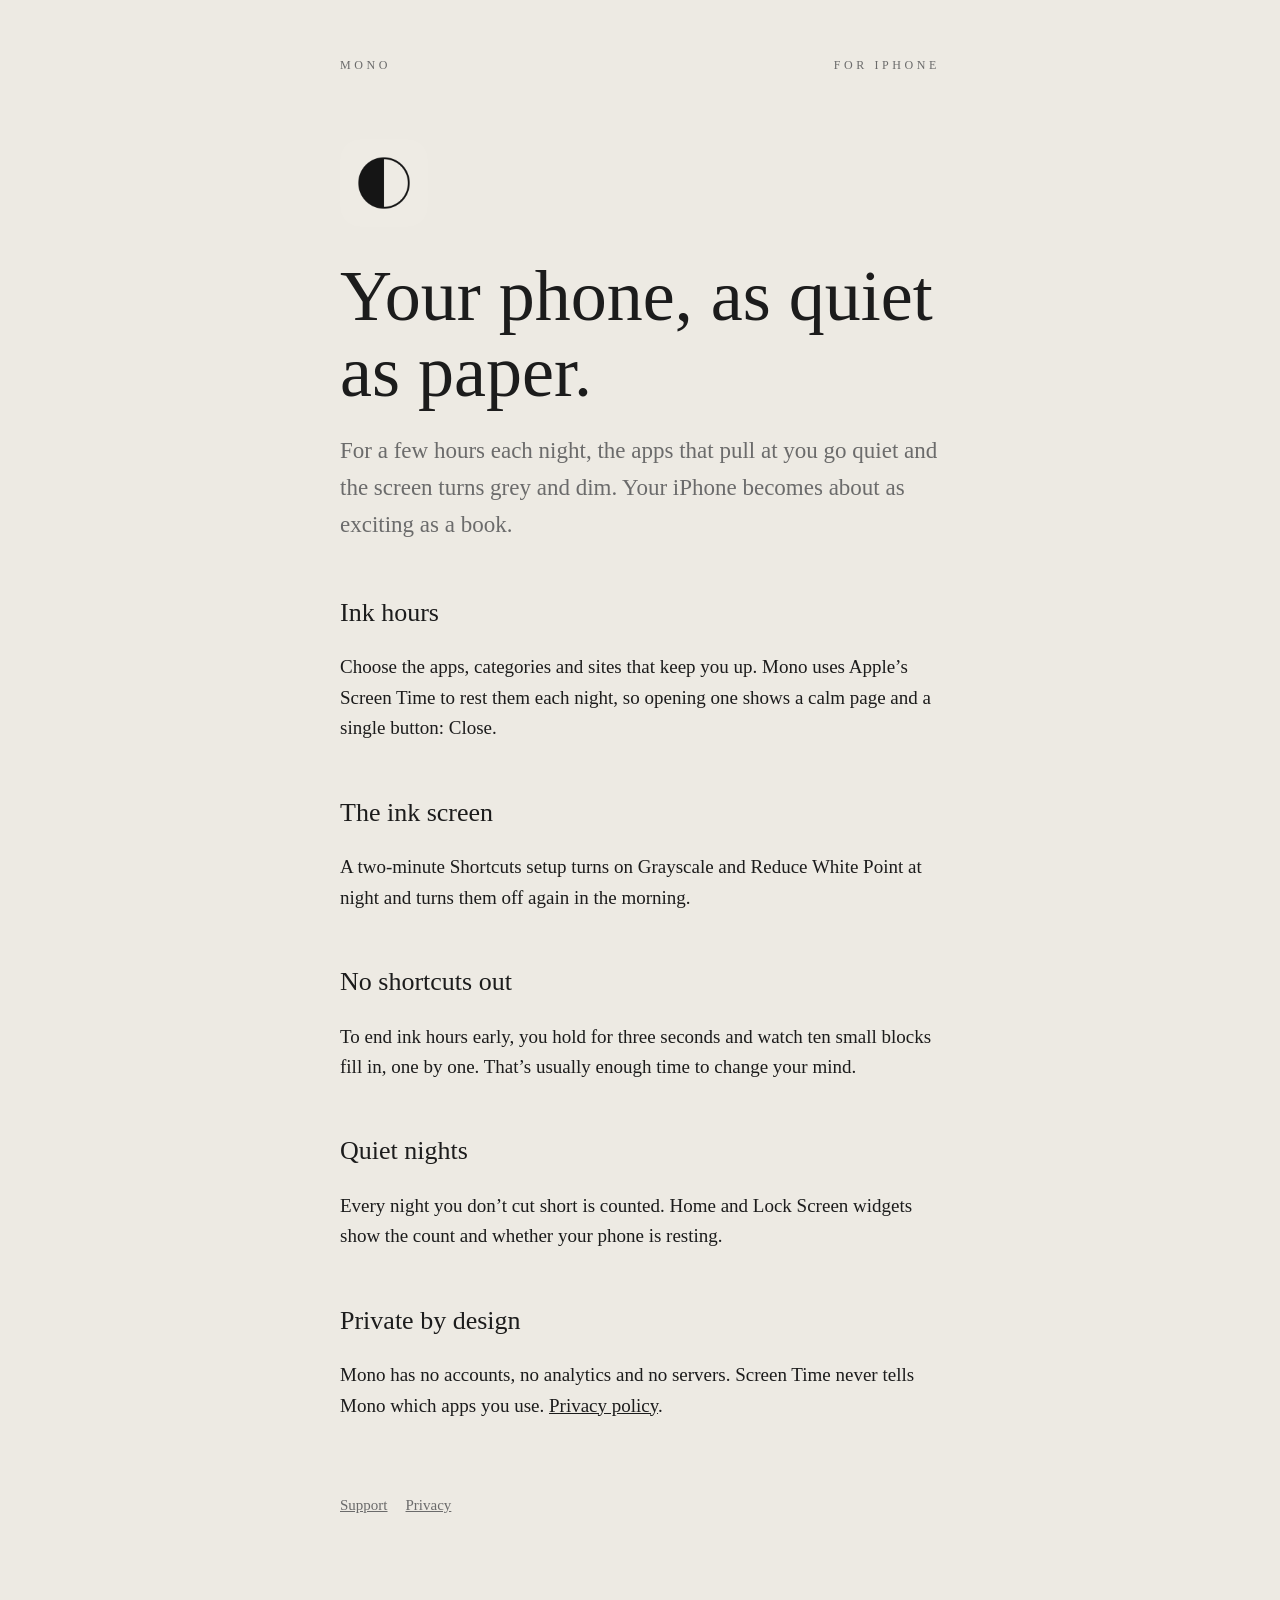
<file: index.html>
<!doctype html>
<html lang="en">
<head>
  <meta charset="utf-8">
  <meta name="viewport" content="width=device-width, initial-scale=1">
  <title>Mono</title>
  <meta name="description" content="Mono turns your iPhone into paper for the night. Distracting apps rest, the screen goes grey.">
  <link rel="icon" href="icon.png">
  <link rel="stylesheet" href="style.css">
  <link rel="stylesheet" href="hero/hero.css">
  <script type="module" src="hero/hero.js"></script>
</head>
<body>
<main>
  <header><span class="caps">Mono</span><span class="caps">For iPhone</span></header>

  <img class="icon" src="icon.png" alt="Mono app icon">
  <h1>Your phone, as quiet as paper.</h1>
  <p class="lede faded">For a few hours each night, the apps that pull at you go quiet and the screen turns grey and dim. Your iPhone becomes about as exciting as a book.</p>

  <div id="hero" class="hero" role="img" aria-label="Mono on an iPhone: at 22:00 the page turns dark and seven apps rest until 07:00. In the morning it returns to paper and the night is counted.">
    <img class="shot" src="shot.png" alt="">
  </div>

  <h2>Ink hours</h2>
  <p>Choose the apps, categories and sites that keep you up. Mono uses Apple’s Screen Time to rest them each night, so opening one shows a calm page and a single button: Close.</p>

  <h2>The ink screen</h2>
  <p>A two-minute Shortcuts setup turns on Grayscale and Reduce White Point at night and turns them off again in the morning.</p>

  <h2>No shortcuts out</h2>
  <p>To end ink hours early, you hold for three seconds and watch ten small blocks fill in, one by one. That’s usually enough time to change your mind.</p>

  <h2>Quiet nights</h2>
  <p>Every night you don’t cut short is counted. Home and Lock Screen widgets show the count and whether your phone is resting.</p>

  <h2>Private by design</h2>
  <p>Mono has no accounts, no analytics and no servers. Screen Time never tells Mono which apps you use. <a href="privacy.html">Privacy policy</a>.</p>

  <footer>
    <a href="support.html">Support</a><a href="privacy.html">Privacy</a>
  </footer>
</main>
</body>
</html>
</file>
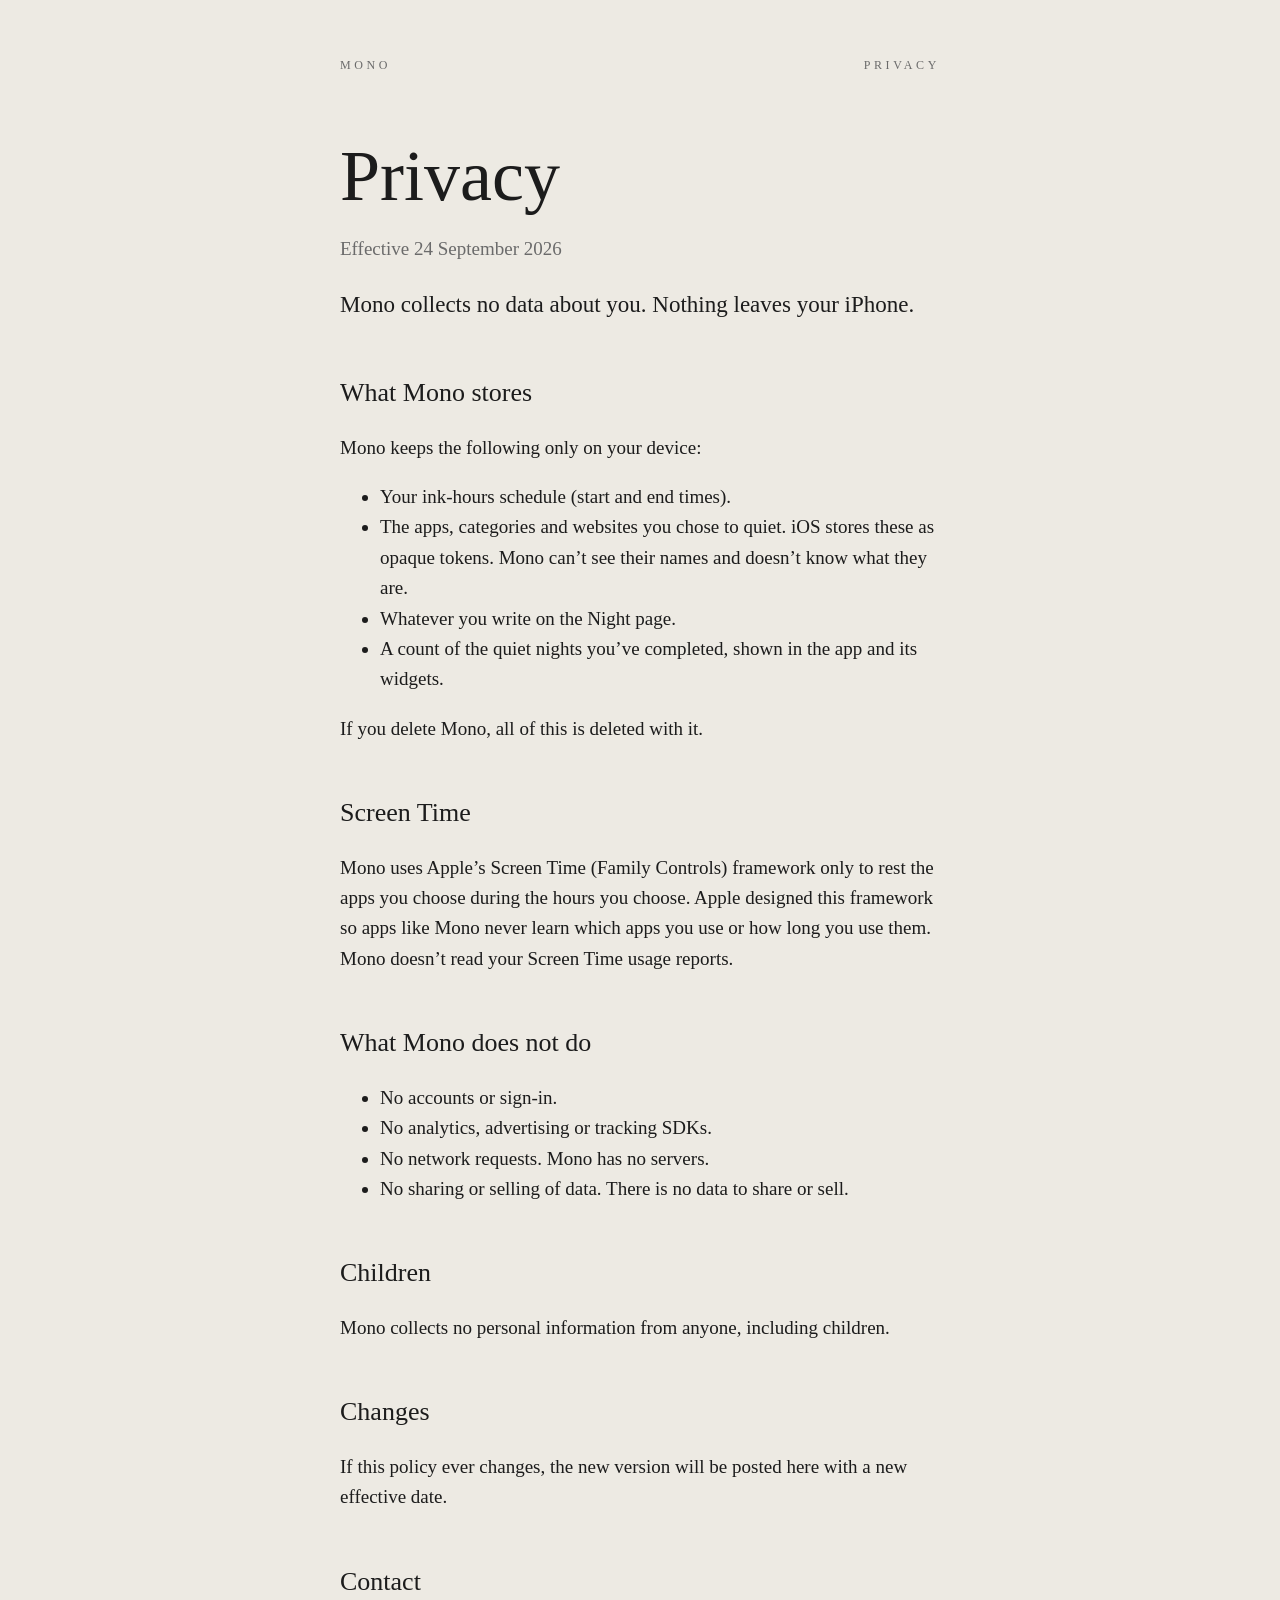
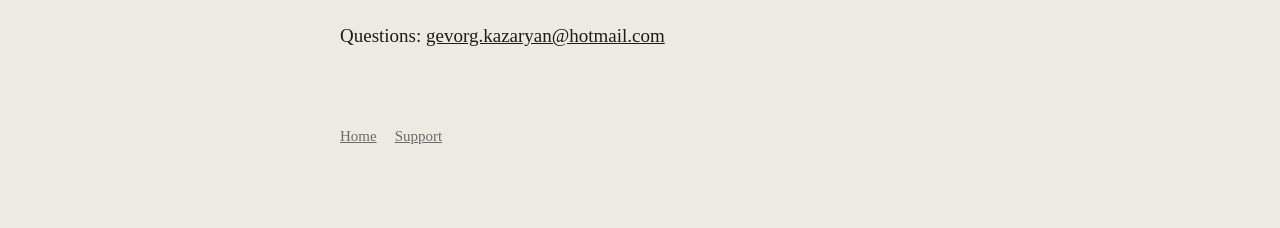
<file: privacy.html>
<!doctype html>
<html lang="en">
<head>
  <meta charset="utf-8">
  <meta name="viewport" content="width=device-width, initial-scale=1">
  <title>Mono Privacy</title>
  <link rel="icon" href="icon.png">
  <link rel="stylesheet" href="style.css">
</head>
<body>
<main>
  <header><a class="caps" href="index.html">Mono</a><span class="caps">Privacy</span></header>

  <h1>Privacy</h1>
  <p class="faded">Effective 24 September 2026</p>

  <p class="lede">Mono collects no data about you. Nothing leaves your iPhone.</p>

  <h2>What Mono stores</h2>
  <p>Mono keeps the following only on your device:</p>
  <ul>
    <li>Your ink-hours schedule (start and end times).</li>
    <li>The apps, categories and websites you chose to quiet. iOS stores these as opaque tokens. Mono can’t see their names and doesn’t know what they are.</li>
    <li>Whatever you write on the Night page.</li>
    <li>A count of the quiet nights you’ve completed, shown in the app and its widgets.</li>
  </ul>
  <p>If you delete Mono, all of this is deleted with it.</p>

  <h2>Screen Time</h2>
  <p>Mono uses Apple’s Screen Time (Family Controls) framework only to rest the apps you choose during the hours you choose. Apple designed this framework so apps like Mono never learn which apps you use or how long you use them. Mono doesn’t read your Screen Time usage reports.</p>

  <h2>What Mono does not do</h2>
  <ul>
    <li>No accounts or sign-in.</li>
    <li>No analytics, advertising or tracking SDKs.</li>
    <li>No network requests. Mono has no servers.</li>
    <li>No sharing or selling of data. There is no data to share or sell.</li>
  </ul>

  <h2>Children</h2>
  <p>Mono collects no personal information from anyone, including children.</p>

  <h2>Changes</h2>
  <p>If this policy ever changes, the new version will be posted here with a new effective date.</p>

  <h2>Contact</h2>
  <p>Questions: <a href="mailto:gevorg.kazaryan@hotmail.com">gevorg.kazaryan@hotmail.com</a></p>

  <footer><a href="index.html">Home</a><a href="support.html">Support</a></footer>
</main>
</body>
</html>
</file>
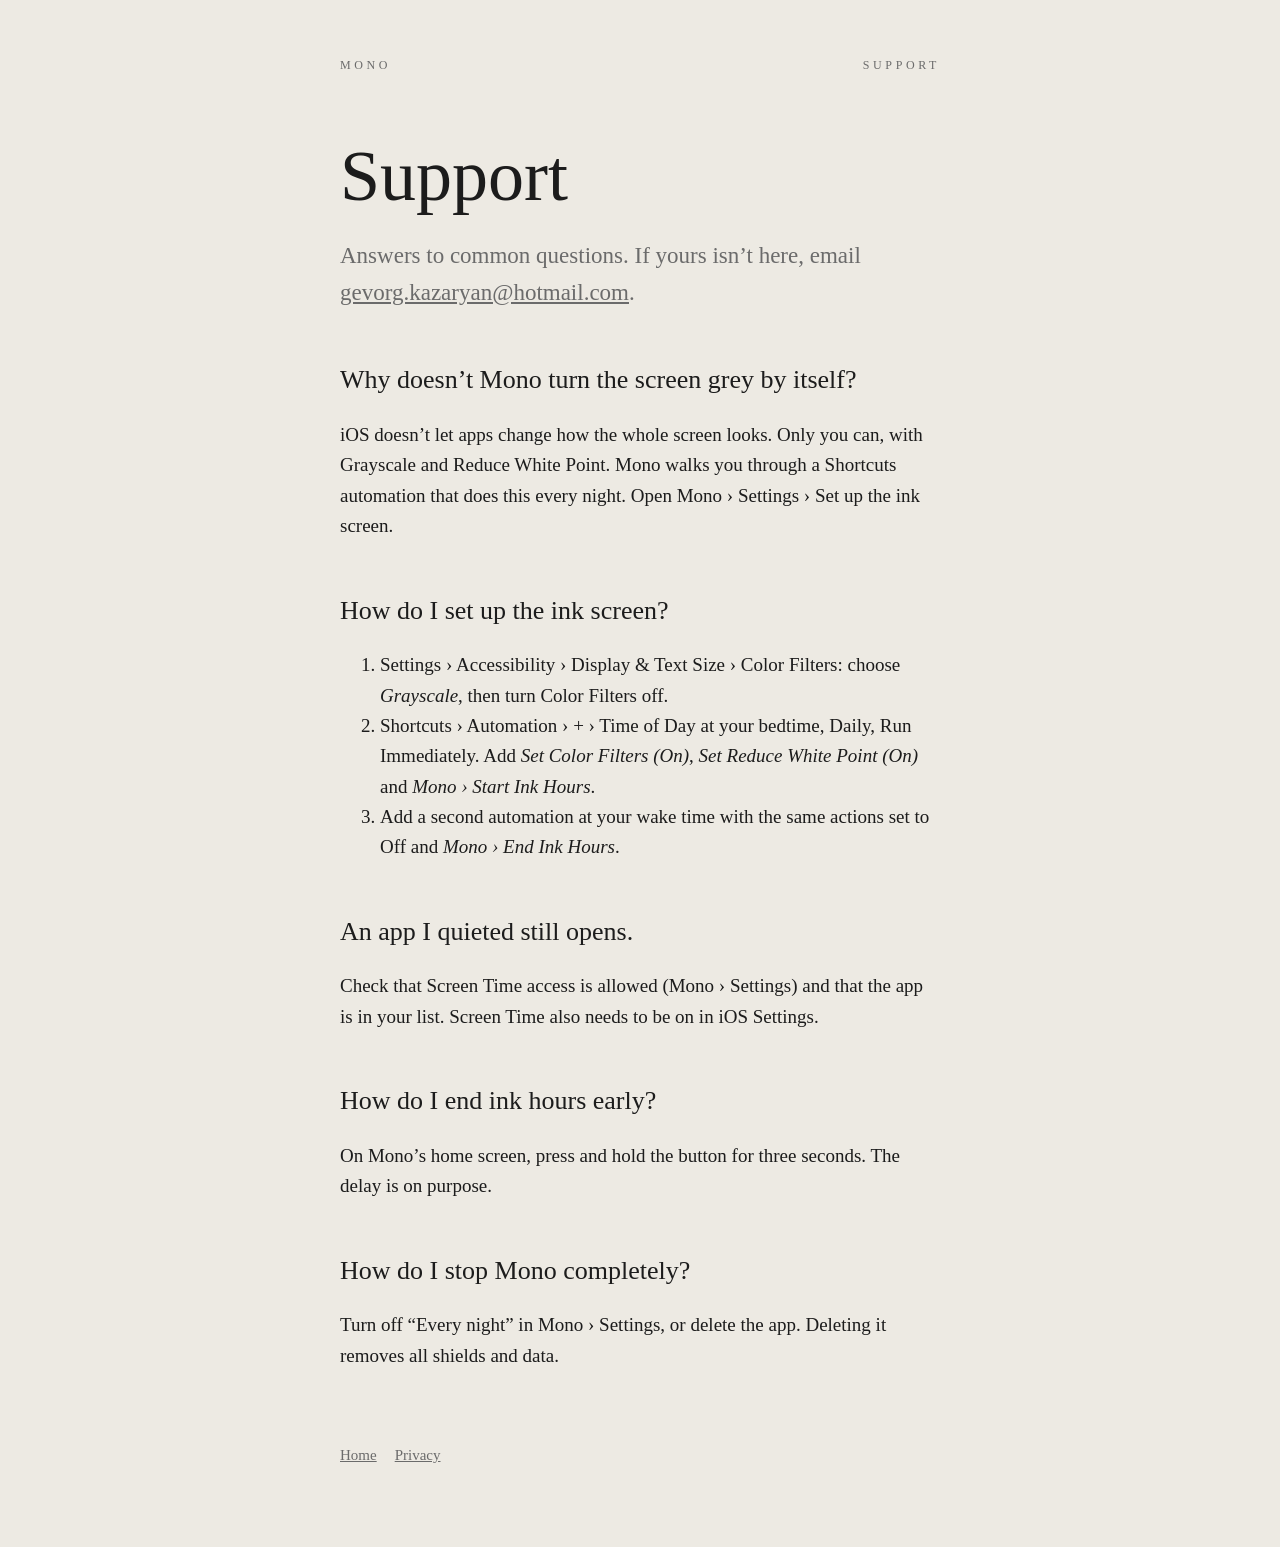
<file: support.html>
<!doctype html>
<html lang="en">
<head>
  <meta charset="utf-8">
  <meta name="viewport" content="width=device-width, initial-scale=1">
  <title>Mono Support</title>
  <link rel="icon" href="icon.png">
  <link rel="stylesheet" href="style.css">
</head>
<body>
<main>
  <header><a class="caps" href="index.html">Mono</a><span class="caps">Support</span></header>

  <h1>Support</h1>
  <p class="lede faded">Answers to common questions. If yours isn’t here, email <a href="mailto:gevorg.kazaryan@hotmail.com">gevorg.kazaryan@hotmail.com</a>.</p>

  <h2>Why doesn’t Mono turn the screen grey by itself?</h2>
  <p>iOS doesn’t let apps change how the whole screen looks. Only you can, with Grayscale and Reduce White Point. Mono walks you through a Shortcuts automation that does this every night. Open Mono › Settings › Set up the ink screen.</p>

  <h2>How do I set up the ink screen?</h2>
  <ol>
    <li>Settings › Accessibility › Display &amp; Text Size › Color Filters: choose <em>Grayscale</em>, then turn Color Filters off.</li>
    <li>Shortcuts › Automation › + › Time of Day at your bedtime, Daily, Run Immediately. Add <em>Set Color Filters (On)</em>, <em>Set Reduce White Point (On)</em> and <em>Mono › Start Ink Hours</em>.</li>
    <li>Add a second automation at your wake time with the same actions set to Off and <em>Mono › End Ink Hours</em>.</li>
  </ol>

  <h2>An app I quieted still opens.</h2>
  <p>Check that Screen Time access is allowed (Mono › Settings) and that the app is in your list. Screen Time also needs to be on in iOS Settings.</p>

  <h2>How do I end ink hours early?</h2>
  <p>On Mono’s home screen, press and hold the button for three seconds. The delay is on purpose.</p>

  <h2>How do I stop Mono completely?</h2>
  <p>Turn off “Every night” in Mono › Settings, or delete the app. Deleting it removes all shields and data.</p>

  <footer><a href="index.html">Home</a><a href="privacy.html">Privacy</a></footer>
</main>
</body>
</html>
</file>
<file: style.css>
:root {
  --paper: #edeae3;
  --ink: #1c1c1c;
  --faded: #6b6b6b;
  --rule: #c7c7c7;
  color-scheme: light dark;
}
@media (prefers-color-scheme: dark) {
  :root { --paper: #121212; --ink: #c9c9c9; --faded: #777; --rule: #333; }
}
* { box-sizing: border-box; }
body {
  margin: 0;
  background: var(--paper);
  color: var(--ink);
  font: 19px/1.6 ui-serif, "New York", Charter, "Iowan Old Style", "Times New Roman", serif;
}
main { max-width: 640px; margin: 0 auto; padding: 56px 20px 80px; }
.caps { font-size: 12px; letter-spacing: .3em; text-transform: uppercase; color: var(--faded); }
header { display: flex; justify-content: space-between; align-items: baseline; margin-bottom: 64px; }
header a { color: inherit; text-decoration: none; }
h1 { font-weight: 300; font-size: clamp(44px, 10vw, 72px); line-height: 1.05; margin: 0 0 16px; }
h2 { font-weight: 400; font-size: 26px; margin: 48px 0 8px; }
p, li { color: var(--ink); }
.lede { font-size: 23px; }
.faded { color: var(--faded); }
hr { border: 0; border-top: 1px solid var(--rule); margin: 48px 0; }
a { color: inherit; }
.button {
  display: inline-block; border: 1px solid var(--ink); padding: 14px 28px;
  text-decoration: none; margin-top: 12px;
}
.button:active { background: var(--ink); color: var(--paper); }
.icon { width: 88px; height: 88px; border-radius: 20px; display: block; margin-bottom: 32px; }
.hero { margin: 40px 0 0; }
.shot { width: 100%; max-width: 360px; display: block; margin: 48px auto 0; }
footer { margin-top: 72px; font-size: 15px; color: var(--faded); }
footer a { margin-right: 18px; }
</file>
<file: hero/hero.css>
@layer stageshow{.ss-fit{position:relative;width:100%;margin-inline:auto}.ss-stage{--ss-canvas: #f6f5f4;--ss-surface: #fff;--ss-chrome: #fff;--ss-ink-1: rgba(0, 0, 0, .04);--ss-ink-2: rgba(0, 0, 0, .06);--ss-ink-3: rgba(0, 0, 0, .08);--ss-fill: #ebebeb;--ss-ink-4: rgba(0, 0, 0, .1);--ss-ink-5: rgba(0, 0, 0, .15);--ss-line: rgba(0, 0, 0, .06);--ss-line-faint: rgba(0, 0, 0, .04);--ss-text: #7a7a7d;--ss-text-strong: #262628;--ss-text-faint: #9a9a9d;--ss-icon: #707074;--ss-icon-faint: #c4c4c7;--ss-accent: #3b82f6;--ss-accent-soft: rgba(59, 130, 246, .12);--ss-success: #22c55e;--ss-danger: #ef4444;--ss-warning: #f59e0b;--ss-well: #efeeec;--ss-success-soft: rgba(34, 197, 94, .12);--ss-success-text: #15803d;--ss-danger-soft: rgba(239, 68, 68, .1);--ss-danger-text: #b91c1c;--ss-warning-soft: rgba(245, 158, 11, .14);--ss-warning-text: #b45309;--ss-accent-2: #8b5cf6;--ss-accent-text: color-mix(in srgb, var(--ss-accent) 82%, #000);--ss-shadow-window: 0 0 0 1px rgba(0, 0, 0, .06), 0 4px 16px rgba(0, 0, 0, .08);--ss-shadow-float: 0 0 0 1px rgba(0, 0, 0, .08), 0 4px 16px rgba(0, 0, 0, .12), 0 12px 32px rgba(0, 0, 0, .08);--ss-shadow-card: 0 1px 2px rgba(0, 0, 0, .04);--ss-shadow-hero: 0 0 0 1px rgba(0, 0, 0, .06), 0 30px 60px -12px rgba(50, 50, 93, .25), 0 18px 36px -18px rgba(0, 0, 0, .3);--ss-shadow-lift: 0 0 0 1px rgba(0, 0, 0, .04), 0 12px 28px -6px rgba(50, 50, 93, .28), 0 6px 12px -6px rgba(0, 0, 0, .16);--ss-raised: #fff;--ss-shadow-satellite: 0 0 0 1px rgba(0, 0, 0, .04), 0 14px 32px -8px rgba(50, 50, 93, .24), 0 4px 10px -4px rgba(0, 0, 0, .1);--ss-shadow-ground: 0 0 0 1px rgba(50, 50, 93, .06), 0 24px 48px -24px rgba(50, 50, 93, .18);--ss-font: system-ui, -apple-system, sans-serif;--ss-mono: "SF Mono", "SFMono-Regular", ui-monospace, Consolas, monospace;--ss-radius-sm: 6px;--ss-radius-md: 8px;--ss-radius-lg: 10px;--ss-radius-window: 12px;--ss-radius-pill: 999px;--ss-control: 34px;--ss-row: 26px;position:absolute;top:0;left:0;transform-origin:0 0;font-family:var(--ss-font);-webkit-font-smoothing:antialiased;user-select:none;font-size:16px;font-weight:400;font-style:normal;line-height:normal;letter-spacing:normal;word-spacing:normal;text-align:start;text-indent:0;text-transform:none;white-space:normal;color:#000}.ss-ground{--ss-orb-1: #c9b8ff;--ss-orb-2: #ffc59a;--ss-orb-3: #a9d8ff;position:absolute;inset:0;z-index:-1;overflow:hidden;border-radius:var(--ss-ground-radius, 20px);background:radial-gradient(60% 75% at 8% 4%,color-mix(in srgb,var(--ss-orb-1) 85%,transparent),transparent 70%),radial-gradient(55% 70% at 96% 92%,color-mix(in srgb,var(--ss-orb-2) 80%,transparent),transparent 70%),radial-gradient(45% 55% at 78% 8%,color-mix(in srgb,var(--ss-orb-3) 55%,transparent),transparent 70%),var(--ss-canvas);pointer-events:none}.ss-stage[data-theme=dark] .ss-ground{background:radial-gradient(60% 75% at 8% 4%,color-mix(in srgb,var(--ss-orb-1) 30%,transparent),transparent 70%),radial-gradient(55% 70% at 96% 92%,color-mix(in srgb,var(--ss-orb-2) 24%,transparent),transparent 70%),radial-gradient(45% 55% at 78% 8%,color-mix(in srgb,var(--ss-orb-3) 18%,transparent),transparent 70%),var(--ss-canvas)}.ss-stage[data-theme=dark]{--ss-canvas: #111113;--ss-surface: #1a1a1d;--ss-chrome: #1d1d20;--ss-ink-1: rgba(255, 255, 255, .05);--ss-ink-2: rgba(255, 255, 255, .07);--ss-ink-3: rgba(255, 255, 255, .1);--ss-fill: #313134;--ss-ink-4: rgba(255, 255, 255, .13);--ss-ink-5: rgba(255, 255, 255, .2);--ss-line: rgba(255, 255, 255, .08);--ss-line-faint: rgba(255, 255, 255, .05);--ss-text: #9d9da1;--ss-text-strong: #ececee;--ss-text-faint: #6c6c70;--ss-icon: #9a9aa0;--ss-icon-faint: #4a4a50;--ss-accent-soft: rgba(59, 130, 246, .2);--ss-accent-text: color-mix(in srgb, var(--ss-accent) 70%, #fff);--ss-well: #0a0a0b;--ss-success-soft: rgba(34, 197, 94, .16);--ss-success-text: #4ade80;--ss-danger-soft: rgba(239, 68, 68, .16);--ss-danger-text: #f87171;--ss-warning-soft: rgba(245, 158, 11, .18);--ss-warning-text: #fbbf24;--ss-shadow-lift: 0 0 0 1px rgba(255, 255, 255, .1), 0 12px 28px -6px rgba(0, 0, 0, .6);--ss-shadow-window: 0 0 0 1px rgba(255, 255, 255, .08), 0 4px 16px rgba(0, 0, 0, .4);--ss-shadow-float: 0 0 0 1px rgba(255, 255, 255, .1), 0 4px 16px rgba(0, 0, 0, .4), 0 12px 32px rgba(0, 0, 0, .3);--ss-shadow-card: 0 0 0 1px rgba(255, 255, 255, .05);--ss-shadow-hero: 0 0 0 1px rgba(255, 255, 255, .08), 0 30px 60px -12px rgba(0, 0, 0, .6);--ss-shadow-satellite: 0 0 0 1px rgba(255, 255, 255, .1), 0 14px 32px -8px rgba(0, 0, 0, .7), 0 4px 10px -4px rgba(0, 0, 0, .5);--ss-shadow-ground: 0 0 0 1px rgba(255, 255, 255, .1), 0 24px 48px -24px rgba(0, 0, 0, .6);--ss-raised: #26262a}.ss-stage[data-theme=blueprint]{--ss-canvas: transparent;--ss-surface: #1857bd;--ss-raised: #1b5cc4;--ss-chrome: transparent;--ss-ink-1: rgba(214, 232, 255, .12);--ss-ink-2: rgba(214, 232, 255, .16);--ss-ink-3: rgba(214, 232, 255, .22);--ss-fill: #4277cc;--ss-ink-4: rgba(214, 232, 255, .3);--ss-ink-5: rgba(214, 232, 255, .45);--ss-line: rgba(214, 232, 255, .35);--ss-line-faint: rgba(214, 232, 255, .2);--ss-text: #b3c9ec;--ss-text-strong: #f0f6ff;--ss-text-faint: #7fa1da;--ss-icon: #c9dcf7;--ss-icon-faint: #6f97d6;--ss-accent: #ffffff;--ss-accent-soft: rgba(255, 255, 255, .15);--ss-success: #e6f0ff;--ss-danger: #e6f0ff;--ss-warning: #e6f0ff;--ss-success-soft: rgba(255, 255, 255, .14);--ss-danger-soft: rgba(255, 255, 255, .14);--ss-warning-soft: rgba(255, 255, 255, .14);--ss-success-text: #ffffff;--ss-danger-text: #ffffff;--ss-warning-text: #ffffff;--ss-well: #1450b4;--ss-shadow-window: 0 0 0 1px rgba(214, 232, 255, .55);--ss-shadow-float: 0 0 0 1px rgba(214, 232, 255, .7);--ss-shadow-card: 0 0 0 1px rgba(214, 232, 255, .35);--ss-shadow-hero: 0 0 0 1px rgba(214, 232, 255, .55);--ss-shadow-satellite: 0 0 0 1px rgba(214, 232, 255, .8);--ss-shadow-ground: 0 0 0 1px rgba(214, 232, 255, .7);background-color:var(--ss-well);background-image:linear-gradient(rgba(214,232,255,.08) 1px,transparent 1px),linear-gradient(90deg,rgba(214,232,255,.08) 1px,transparent 1px);background-size:16px 16px;background-position:var(--ss-grid-x, 0) var(--ss-grid-y, 0)}.ss-stage[data-theme=glass]{--ss-canvas: rgba(255, 255, 255, .5);--ss-surface: rgba(255, 255, 255, .62);--ss-chrome: rgba(255, 255, 255, .38);--ss-raised: rgba(255, 255, 255, .74);--ss-line: rgba(255, 255, 255, .65);--ss-line-faint: rgba(255, 255, 255, .45);--ss-well: #ebe9f5;--ss-shadow-window: inset 0 0 0 1px rgba(255, 255, 255, .75), 0 20px 50px -14px rgba(40, 40, 90, .28);--ss-shadow-hero: inset 0 0 0 1px rgba(255, 255, 255, .75), 0 30px 60px -16px rgba(40, 40, 90, .3);--ss-shadow-satellite: inset 0 0 0 1px rgba(255, 255, 255, .85), 0 16px 36px -10px rgba(40, 40, 90, .32);--ss-shadow-float: inset 0 0 0 1px rgba(255, 255, 255, .85), 0 12px 32px -8px rgba(40, 40, 90, .28);--ss-shadow-ground: inset 0 0 0 1px rgba(255, 255, 255, .85), 0 24px 48px -24px rgba(40, 40, 90, .24);--ss-shadow-card: inset 0 0 0 1px rgba(255, 255, 255, .6);background:radial-gradient(55% 65% at 12% 18%,color-mix(in srgb,var(--ss-accent) 42%,transparent),transparent 70%),radial-gradient(50% 60% at 88% 28%,color-mix(in srgb,var(--ss-accent-2) 38%,transparent),transparent 70%),radial-gradient(60% 55% at 58% 100%,rgba(255,168,120,.42),transparent 70%),var(--ss-well)}.ss-stage[data-theme=glass] .ss-window,.ss-stage[data-theme=glass] .ss-popover,.ss-stage[data-theme=glass] .ss-glass{backdrop-filter:blur(24px) saturate(1.6);-webkit-backdrop-filter:blur(24px) saturate(1.6)}.ss-stage[data-greys=cool]:not([data-theme=dark],[data-theme=blueprint],[data-theme=glass]){--ss-canvas: #f4f5f8;--ss-well: #eceef2}.ss-stage[data-palette=mono]{--ss-accent: #1a1a1a;--ss-accent-soft: rgba(0, 0, 0, .06);--ss-success: #1a1a1a;--ss-danger: #1a1a1a;--ss-warning: #1a1a1a;--ss-accent-2: #1a1a1a;--ss-success-text: #1a1a1a;--ss-danger-text: #1a1a1a;--ss-success-soft: rgba(0, 0, 0, .06);--ss-danger-soft: rgba(0, 0, 0, .04)}.ss-stage[data-palette=mono][data-theme=dark]{--ss-accent: #f2f2f2;--ss-accent-soft: rgba(255, 255, 255, .1);--ss-success: #f2f2f2;--ss-danger: #f2f2f2;--ss-warning: #f2f2f2;--ss-accent-2: #f2f2f2;--ss-success-text: #f2f2f2;--ss-danger-text: #f2f2f2;--ss-success-soft: rgba(255, 255, 255, .1);--ss-danger-soft: rgba(255, 255, 255, .06)}.ss-stage[data-palette=mono] img,.ss-stage[data-palette=mono] .ss-keep-mono{filter:grayscale(1)}.ss-fade-b{mask-image:linear-gradient(to bottom,#000 calc(100% - var(--ss-fade, 64px)),transparent)}.ss-fade-r{mask-image:linear-gradient(to right,#000 calc(100% - var(--ss-fade, 64px)),transparent)}.ss-fade-br{mask-image:linear-gradient(to bottom,#000 calc(100% - var(--ss-fade, 64px)),transparent),linear-gradient(to right,#000 calc(100% - var(--ss-fade, 64px)),transparent);mask-composite:intersect}.ss-recede{transition:opacity .3s ease}.ss-recede[data-receded=true]{opacity:.4}.ss-stage [data-instant],.ss-stage[data-instant] *,.ss-stage [data-instant] *,.ss-stage[data-instant] *:before,.ss-stage[data-instant] *:after{transition:none!important}@keyframes ss-spin{to{transform:rotate(1turn)}}@keyframes ss-fade-in{0%{opacity:0;filter:blur(2px);transform:translateY(3px)}}.ss-stage[data-still] *,.ss-stage[data-still] *:before,.ss-stage[data-still] *:after{transition:none!important;animation:none!important}.ss-stage[data-offscreen],.ss-stage[data-offscreen] *,.ss-stage[data-offscreen] *:before,.ss-stage[data-offscreen] *:after{transition:none!important;animation-play-state:paused!important}.ss-stage[data-placing] *,.ss-stage[data-placing] *:before,.ss-stage[data-placing] *:after{transition:none!important}.ss-stage *,.ss-stage *:before,.ss-stage *:after{box-sizing:border-box}.ss-stage[data-hit] *{pointer-events:auto!important}}:where(.ss-stage) :is(p,h1,h2,h3,h4,h5,h6,ul,ol,li,dl,dt,dd,a,figure,figcaption,blockquote,pre,code,hr,table,th,td,button,input,label):not(html):not(body){all:revert}:where(.ss-stage,.ss-stage *,.ss-stage :before,.ss-stage :after):not(html){border-width:revert-layer;border-style:revert-layer;border-color:revert-layer;box-sizing:revert-layer;padding:revert-layer;margin:revert-layer}:where(.ss-stage) :is(svg,img):not(html):not(body){max-width:none;vertical-align:revert-layer}:where(.ss-stage :is(.ss-fly__lift,.ss-expand__face))>:is(svg,img):not(html):not(body):not(head){max-width:100%}@layer stageshow{.ss-keys{position:absolute;bottom:16px;left:50%;z-index:99;display:flex;gap:4px;opacity:0;transform:translate(-50%,6px) scale(.96);transition:opacity .16s ease,transform .2s cubic-bezier(.22,1,.36,1);pointer-events:none}.ss-keys[data-show=true]{opacity:1;transform:translate(-50%) scale(1)}.ss-keys[data-at=top]{top:16px;bottom:auto}.ss-keys[data-at=bottom-left],.ss-keys[data-at=bottom-right]{left:auto;transform:translateY(6px) scale(.96)}.ss-keys[data-at=bottom-left]{left:16px}.ss-keys[data-at=bottom-right]{right:16px}.ss-keys[data-at=bottom-left][data-show=true],.ss-keys[data-at=bottom-right][data-show=true]{transform:none}.ss-key{display:grid;place-items:center;min-width:28px;height:28px;padding:0 8px;border-radius:7px;background:#18181be0;box-shadow:inset 0 -2px #0006,0 4px 12px #0000002e;color:#fff;font:500 13px/1 var(--ss-font);transition:transform .08s ease-out,box-shadow .08s ease-out}.ss-key[data-down=true]{transform:translateY(1px) scale(.94);box-shadow:inset 0 -1px #0006,0 2px 6px #0000002e}}@layer stageshow{.ss-cursor{position:absolute;top:0;left:0;z-index:100;pointer-events:none;will-change:transform;transition:opacity .25s ease}.ss-cursor[data-idle]{opacity:0;transition-duration:.6s}.ss-cursor__press{display:grid;transform-origin:0 0;transition:transform .26s cubic-bezier(.22,1,.36,1)}.ss-cursor[data-pressed=true] .ss-cursor__press{transform:scale(.9);transition:transform .08s ease-out}.ss-cursor__glyph{grid-area:1 / 1;transform:scale(0);opacity:0;transition:transform .2s ease,opacity .2s ease}.ss-cursor__glyph[data-active=true]{transform:scale(var(--ss-cursor-size, 1));opacity:1}.ss-cursor__glyph[data-glyph^=resize]{transform:scale(calc(var(--ss-cursor-size, 1) * .5))}.ss-cursor[data-kind^=resize] .ss-cursor__glyph:not([data-active=true]){transform:scale(calc(var(--ss-cursor-size, 1) * .6))}.ss-cursor[data-kind^=resize] .ss-cursor__glyph,.ss-cursor__glyph[data-glyph^=resize]{transition:transform .28s cubic-bezier(.22,1,.36,1),opacity .2s ease}.ss-cursor__glyph[data-glyph^=resize][data-active=true]{transform:scale(var(--ss-cursor-size, 1))}.ss-cursor[data-kind^=resize] .ss-cursor__glyph:not([data-active=true]),.ss-cursor:not([data-kind^=resize]) .ss-cursor__glyph[data-glyph^=resize]{transition:transform .28s cubic-bezier(.22,1,.36,1),opacity .1s ease}.ss-cursor:is([data-kind=open],[data-kind=grab]) .ss-cursor__glyph:is([data-glyph=open],[data-glyph=grab]){transform:scale(var(--ss-cursor-size, 1));transition:opacity .08s linear}.ss-cursor[data-style=large]{--ss-cursor-size: 1.5}.ss-cursor[data-style=large] .ss-cursor__glyph[data-glyph=ibeam]{--ss-cursor-size: 1.15}.ss-cursor__dot{display:block;width:22px;height:22px;margin:-11px 0 0 -11px;border-radius:50%;background:#76768042;backdrop-filter:blur(5px) saturate(1.8) brightness(1.04);box-shadow:inset 0 1px 1px #fff6,inset 0 -1px 1px #0000000d,0 2px 10px #0000001a;transition:background .15s ease}.ss-cursor__dot{transition:background .15s ease,width .2s cubic-bezier(.22,1,.36,1),height .2s cubic-bezier(.22,1,.36,1),margin .2s cubic-bezier(.22,1,.36,1),border-radius .2s ease}.ss-cursor[data-style=circle][data-kind=ibeam] .ss-cursor__dot{width:4px;height:20px;margin:-10px 0 0 -2px;border-radius:2px;background:#3c3c438c}.ss-stage[data-theme=dark] .ss-cursor__dot{background:#fff3;box-shadow:inset 0 1px 1px #ffffff4d,0 2px 10px #0000004d}.ss-cursor[data-style=circle][data-pressed=true] .ss-cursor__press{transform:scale(.8)}.ss-cursor[data-style=circle][data-pressed=true] .ss-cursor__dot{backdrop-filter:none;background:#76768038}.ss-stage[data-theme=dark] .ss-cursor[data-style=circle][data-pressed=true] .ss-cursor__dot{background:#ffffff2e}.ss-cursor[data-style=circle][data-pressed=true] .ss-cursor__dot,.ss-cursor[data-style=circle][data-kind=grab] .ss-cursor__dot{background:#76768066}.ss-cursor[data-style=touch] .ss-cursor__dot{width:34px;height:34px;margin:-17px 0 0 -17px;background:#76768024;backdrop-filter:none;opacity:0;transform:scale(.7);transition:opacity .4s ease,transform .45s cubic-bezier(.22,1,.36,1)}.ss-cursor__streak{position:absolute;left:0;top:-13px;width:0;height:26px;border-radius:13px;background:linear-gradient(to right,#76768000,#76768029);transform-origin:100% 50%;opacity:0;pointer-events:none;transition:opacity .16s ease}.ss-cursor[data-swiping] .ss-cursor__streak{opacity:1;transition:none}.ss-cursor[data-style=touch][data-touching] .ss-cursor__dot{opacity:1;transform:scale(1);transition:opacity .14s ease,transform .16s cubic-bezier(.22,1,.36,1)}.ss-cursor[data-style=touch][data-pressed=true] .ss-cursor__dot,.ss-cursor[data-style=touch][data-swiping] .ss-cursor__dot{background:#76768038;transform:scale(.82);transition:background .08s ease,transform .1s ease-out}.ss-cursor__glyph svg{display:block;filter:drop-shadow(0 1px 2px rgba(0,0,0,.3))}.ss-cursor__arrow path{fill:var(--ss-cursor-ink, #111);stroke:var(--ss-cursor-ink, #111);stroke-width:2.4;stroke-linejoin:round}.ss-cursor__arrow{display:block;filter:drop-shadow(0 1px 1.5px rgba(0,0,0,.18))}.ss-stage[data-theme=dark] .ss-cursor__arrow,.ss-stage[data-theme=blueprint] .ss-cursor__arrow{--ss-cursor-ink: #fff}.ss-stage[data-theme=dark] .ss-cursor,.ss-stage[data-theme=blueprint] .ss-cursor{--ss-cursor-line: #fff;--ss-cursor-edge: rgba(0, 0, 0, .75)}.ss-ripple{position:absolute;z-index:99;width:36px;height:36px;margin:-18px 0 0 -18px;border-radius:50%;border:1.5px solid var(--ss-accent);background:color-mix(in srgb,var(--ss-accent) 10%,transparent);pointer-events:none;animation:ss-ripple .55s cubic-bezier(.25,.8,.25,1) forwards}@keyframes ss-ripple{0%{transform:scale(.2);opacity:1}to{transform:scale(1);opacity:0}}.ss-stage[data-palette=mono] .ss-ripple{border-color:var(--ss-text-strong);background:transparent}.ss-stage[data-hit] :is(.ss-cursor,.ss-cursor *){pointer-events:none!important}}@layer stageshow{.ss-stage[data-theme=blueprint] .ss-window__dot{background:transparent;box-shadow:inset 0 0 0 1px var(--ss-line)}.ss-stage[data-theme=blueprint] .ss-window__url{background:transparent;box-shadow:inset 0 0 0 1px var(--ss-line-faint)}.ss-stage[data-palette=mono] .ss-window__dot{background:var(--ss-ink-5);box-shadow:none}:where(.ss-window){position:relative;--ss-lights-y: 19px;--ss-dot: 9px;--ss-side-inset: 0px}.ss-window{display:flex;flex-direction:column;overflow:hidden;background:var(--ss-canvas);border-radius:var(--ss-radius-window);box-shadow:var(--ss-shadow-window)}.ss-window__bar{display:flex;flex-shrink:0;align-items:center;gap:6px;height:38px;padding:0 calc(var(--ss-lights-y) - var(--ss-dot) / 2);background:var(--ss-chrome);border-bottom:1px solid var(--ss-line)}.ss-window__lights{display:flex;flex-shrink:0;gap:6px}.ss-window__dot{width:var(--ss-dot);height:var(--ss-dot);border-radius:50%;box-shadow:inset 0 0 0 .5px #0000001f}.ss-window__dot:nth-child(1){background:#ff5f57}.ss-window__dot:nth-child(2){background:#febc2e}.ss-window__dot:nth-child(3){background:#28c840}.ss-window__url{flex:1;min-width:0;margin-left:8px;padding:4px 10px;overflow:hidden;background:var(--ss-ink-1);border-radius:6px;color:var(--ss-text-faint);font-size:10.5px;line-height:1.4;white-space:nowrap;text-overflow:ellipsis}.ss-window[data-url-shape=pill] .ss-window__url{padding-inline:12px;border-radius:999px}.ss-window__title{flex:1;margin-right:36px;text-align:center;font-size:13px;font-weight:600;color:var(--ss-text-strong)}.ss-window__body{position:relative;flex:1;min-height:0}.ss-window__spacer{flex:1}.ss-window[data-lights=grey] .ss-window__dot{background:#bac8da80;box-shadow:none}.ss-window[data-lights=white] .ss-window__dot{background:#ffffff80;box-shadow:none}.ss-window[data-chrome=glass]{background:#f8fafd73;-webkit-backdrop-filter:blur(12px);backdrop-filter:blur(12px);border-radius:12px;box-shadow:0 0 0 1px #e5edf580,0 15px 35px #17171714}.ss-window[data-chrome=glass]>.ss-window__bar{display:grid;grid-template-columns:1fr minmax(0,262px) 1fr;gap:12px;height:35px;padding:0 20px;background:none;border:0}.ss-window[data-chrome=glass] .ss-window__lights{gap:4px}.ss-window[data-chrome=glass] .ss-window__dot{width:8px;height:8px}.ss-window[data-chrome=glass] .ss-window__url{display:flex;grid-column:2;align-items:center;justify-content:center;gap:4px;height:20px;margin:0;padding:0 8px;background:#ffffff61;border-radius:999px;box-shadow:inset 0 0 0 1px #e5edf580;color:#50617a;font-size:10px}.ss-window__lock{flex-shrink:0;color:#667691}.ss-window__url-text{overflow:hidden;text-overflow:ellipsis}.ss-window[data-chrome=glass] .ss-window__end{display:flex;grid-column:3;justify-content:flex-end;gap:6px}.ss-window[data-chrome=glass]>.ss-window__body{margin:0 6px 6px;overflow:hidden;background:#fff;border-radius:6px;box-shadow:0 3px 6px #1717170f}.ss-window[data-chrome=card]{background:#fff;border-radius:8px;box-shadow:0 50px 100px -20px #32325d40,0 30px 60px -30px #0000004d}.ss-window[data-chrome=card]>.ss-window__bar{gap:14px;height:44px;padding:0 16px;background:none;border:0}.ss-window[data-chrome=card]:not([data-lights=color]) .ss-window__dot{background:#ecf2f7;box-shadow:none}.ss-window[data-chrome=card] .ss-window__url{flex:1;height:24px;margin:0;padding:0 10px;background:#ecf2f7;border-radius:4px;box-shadow:none;color:#425466;font-size:12px;font-weight:300;line-height:24px}.ss-window[data-chrome=card] .ss-window__end:empty{display:none}.ss-window[data-chrome=card]>.ss-window__body{background:#fff}.ss-window[data-chrome=hairline]{background:#fff;border-radius:8px;box-shadow:0 0 0 1px #0000000f,0 12px 28px -12px #32325d33}.ss-window[data-chrome=hairline]>.ss-window__bar{display:grid;grid-template-columns:1fr auto 1fr;height:20px;padding:0 8px;background:none;border:0;border-bottom:1px solid rgba(0,0,0,.06)}.ss-window[data-chrome=hairline] .ss-window__lights{gap:3px}.ss-window[data-chrome=hairline] .ss-window__dot{width:5px;height:5px}.ss-window[data-chrome=hairline]:not([data-lights=color]) .ss-window__dot{background:#e3e8ee;box-shadow:none}.ss-window[data-chrome=hairline] .ss-window__url{grid-column:2;height:auto;margin:0;padding:0;background:none;box-shadow:none;color:#8792a2;font-size:9px}.ss-window[data-chrome=hairline] .ss-window__end{grid-column:3;justify-self:end}.ss-window[data-chrome=terminal]{--ss-term-bg: #17171a;background:var(--ss-term-bg);box-shadow:inset 0 0 0 1px #ffffff12,var(--ss-shadow-hero, var(--ss-shadow-window))}.ss-window[data-chrome=terminal]>.ss-window__bar{position:relative;background:none;border:0}.ss-window[data-chrome=terminal][data-lights=grey] .ss-window__dot{background:#ffffff29;box-shadow:none}.ss-term__title{position:absolute;left:50%;translate:-50% 0;color:#ffffff6b;font-size:11px;font-weight:500;white-space:nowrap}.ss-term{display:flex;flex-direction:column;gap:3px;padding:4px 16px 16px;overflow:hidden;color:#9d9da6;font:11.5px/1.65 var(--ss-mono);font-variant-ligatures:none}.ss-term>*+.ss-term__prompt{margin-top:8px}.ss-term__line,.ss-term>div,.ss-term>p{margin:0;white-space:pre}.ss-term__path{color:var(--ss-term-path, #6f8ccf)}.ss-term__sigil{margin:0 7px;color:var(--ss-term-sigil, #6ee7a8)}.ss-term__cmd{color:#f1f1f3}.ss-term .ok{color:var(--ss-term-ok, #6ee7a8)}.ss-term .err{color:var(--ss-term-err, #f87171)}.ss-term .dim{color:var(--ss-term-dim, #63636b)}.ss-term__caret{display:inline-block;width:.6em;height:1.2em;margin-left:1px;vertical-align:-.22em;background:#e8e8ec;animation:ss-term-blink 1.06s steps(1) infinite}.ss-term__caret[data-still]{animation:none}@keyframes ss-term-blink{50%{opacity:0}}@media(prefers-reduced-motion:reduce){.ss-term__caret{animation:none}}.ss-window__title[data-toolbar]{margin:0 0 0 14px;text-align:left}.ss-window__nav{display:flex;flex-shrink:0;gap:6px;margin-left:10px;color:var(--ss-text-faint)}.ss-window__nav+.ss-window__url{margin-left:4px}.ss-window__tabs{display:flex;flex-shrink:0;align-items:flex-end;gap:2px;height:38px;padding:0 calc(var(--ss-lights-y) - var(--ss-dot) / 2);background:var(--ss-canvas)}.ss-window__tabs .ss-window__lights{align-self:center;margin-right:14px}.ss-window__tab{display:flex;align-items:center;gap:7px;width:140px;min-width:0;height:30px;padding:0 12px;border-radius:8px 8px 0 0;font-size:11px;color:var(--ss-text-faint)}.ss-window__tab[data-active]{background:var(--ss-chrome);color:var(--ss-text-strong)}.ss-window__tab-label{overflow:hidden;white-space:nowrap;text-overflow:ellipsis}.ss-window__favicon{flex-shrink:0;width:10px;height:10px;border-radius:3px;background:var(--ss-ink-4)}.ss-window__tab[data-active] .ss-window__favicon{background:var(--ss-accent)}[data-kind=tabs]>.ss-window__bar .ss-window__url{margin-left:0}[data-kind=tabs]>.ss-window__bar .ss-window__nav{margin-left:0}.ss-window[data-kind=sidebar]{flex-direction:row}.ss-window__side{display:flex;flex-direction:column;flex-shrink:0;background:var(--ss-canvas);border-right:1px solid var(--ss-line)}.ss-window__side-top{display:flex;flex-shrink:0;align-items:center;height:calc((var(--ss-lights-y) - var(--ss-side-inset)) * 2);padding:0 calc(var(--ss-lights-y) - var(--ss-side-inset) - var(--ss-dot) / 2)}.ss-window__main{display:flex;flex-direction:column;flex:1;min-width:0;background:var(--ss-surface)}.ss-window__main>.ss-window__bar{padding:0 16px}.ss-window__heading{font-size:13px;font-weight:600;color:var(--ss-text-strong)}.ss-bar{display:block;flex-shrink:0}.ss-bar[data-shrink]{flex-shrink:1;min-width:0;max-width:100%}.ss-window[data-lights-size=large]{--ss-dot: 12px}.ss-window[data-lights-size=large] .ss-window__lights{gap:8px}.ss-window[data-bar=tall]{--ss-lights-y: 26px}.ss-window[data-bar=tall]>.ss-window__bar,.ss-window[data-bar=tall] .ss-window__main>.ss-window__bar{align-items:flex-start;height:64px;padding-top:10px;background:none;border-bottom:0}.ss-window[data-bar=tall]>.ss-window__bar>.ss-window__lights{margin-top:calc(16px - var(--ss-dot) / 2)}.ss-window[data-bar=tall] .ss-window__url{margin-top:5px}.ss-window[data-bar=tall] .ss-window__title,.ss-window[data-bar=tall] .ss-window__heading{line-height:32px}.ss-window[data-side=floating]{--ss-side-inset: 8px;border-radius:24px;background:var(--ss-surface)}.ss-window[data-side=floating]>.ss-window__side{position:relative;z-index:1;margin:var(--ss-side-inset) 0 var(--ss-side-inset) var(--ss-side-inset);border-right:0;border-radius:16px;box-shadow:0 0 0 .5px #00000012,inset 0 .5px #fff,0 3px 14px #14234612}.ss-stage[data-theme=dark] .ss-window[data-side=floating]>.ss-window__side{background:var(--ss-raised);box-shadow:0 0 0 1px #ffffff14,0 3px 14px #0000004d}.ss-text{white-space:nowrap}.ss-text[data-wrap]{white-space:normal}}@layer stageshow{:where(.ss-phone){position:relative}.ss-phone{flex-shrink:0;box-shadow:0 calc(var(--ps) * 40) calc(var(--ps) * 80) calc(var(--ps) * -16) #32325d40,0 calc(var(--ps) * 24) calc(var(--ps) * 48) calc(var(--ps) * -24) #0000004d}.ss-phone__glass{height:100%}.ss-phone__window{position:relative;overflow:hidden;isolation:isolate}.ss-phone:is([data-frame=pro],[data-frame=silver],[data-frame=bezel],[data-frame=clay],[data-frame=outline],[data-frame=bare]){--ss-phone-glass: #0b0b0c;--ss-phone-rim: #2c2c2d;--ss-phone-seam: #e0dfdc;--ss-phone-line: var(--ss-text-faint, #9a9a9d);background:none}.ss-phone__bands{position:absolute;inset:0;overflow:visible;pointer-events:none}.ss-phone:is([data-frame=pro],[data-frame=silver],[data-frame=bezel],[data-frame=clay],[data-frame=outline]) .ss-phone__glass{position:relative}.ss-phone[data-frame=pro]{--ss-phone-band-1: #e3e3e6;--ss-phone-band-2: #9a9ba0;--ss-phone-band-3: #cfd0d4;--ss-phone-band-4: #85868b;--ss-phone-band-5: #c9cacd}.ss-stage[data-theme=dark] .ss-phone[data-frame=pro],.ss-stage[data-theme=glass] .ss-phone[data-frame=pro][data-dark]{--ss-phone-band-1: #5b5c61;--ss-phone-band-2: #2b2c2f;--ss-phone-band-3: #48494d;--ss-phone-band-4: #232427;--ss-phone-band-5: #404145}.ss-phone[data-frame=silver]{--ss-phone-band-1: #f4f4f6;--ss-phone-band-2: #c9cacf;--ss-phone-band-3: #eeeef1;--ss-phone-band-4: #b9babf;--ss-phone-band-5: #e6e6ea}.ss-phone[data-frame=bezel]{--ss-phone-glass: #111113}.ss-phone[data-frame=clay]{--ss-phone-clay-top: color-mix(in srgb, var(--ss-phone-clay, #ecebe8), #fff 45%);--ss-phone-clay-bottom: color-mix(in srgb, var(--ss-phone-clay, #ecebe8), #000 6%);box-shadow:0 calc(var(--ps) * 30) calc(var(--ps) * 60) calc(var(--ps) * -12) #32325d33,0 calc(var(--ps) * 16) calc(var(--ps) * 32) calc(var(--ps) * -16) #00000029}.ss-stage[data-theme=dark] .ss-phone[data-frame=clay]{--ss-phone-clay-top: color-mix(in srgb, var(--ss-phone-clay, #2a2a2e), #fff 6%);--ss-phone-clay-bottom: var(--ss-phone-clay, #2a2a2e);--ss-phone-seam: #333338}.ss-phone[data-frame=outline]{box-shadow:none}.ss-stage[data-theme=blueprint] .ss-phone[data-frame=outline]{--ss-phone-line: var(--ss-line)}.ss-phone:not([data-frame=android],[data-frame=soft]) .ss-phone__status{height:62px;padding:0}.ss-phone:not([data-frame=android],[data-frame=soft]) .ss-phone__time{position:absolute;top:21.5px;left:0;width:138.5px;line-height:22px;text-align:center}.ss-phone:not([data-frame=android],[data-frame=soft]) .ss-phone__glyphs{position:absolute;top:25.33px;left:285.25px;align-items:flex-start;gap:8px}.ss-phone:not([data-frame=android],[data-frame=soft]) .ss-phone__signal{margin-top:1px}.ss-phone:not([data-frame=android],[data-frame=soft]) .ss-phone__battery{margin-top:.33px}.ss-phone[data-frame=photo]{position:relative;background:none}.ss-phone__photo{position:absolute;z-index:4;background:var(--ss-phone-photo-light, none) center / 100% 100% no-repeat;pointer-events:none}.ss-stage[data-theme=dark] .ss-phone__photo,.ss-phone[data-dark] .ss-phone__photo{background-image:var(--ss-phone-photo-dark, var(--ss-phone-photo-light, none))}.ss-phone[data-frame=android]{background:linear-gradient(150deg,#3a3b3f,#1d1e21 40%,#2f3034 70%,#1a1b1e)}.ss-phone[data-frame=android] .ss-phone__glass{background:#050505}.ss-phone[data-frame=android] .ss-phone__island{top:14px;width:24px;height:24px;border-radius:50%}.ss-phone[data-frame=android] .ss-phone__status{height:48px;padding:0 26px}.ss-phone[data-frame=android] .ss-phone__time{font-family:system-ui,sans-serif;font-size:15px;font-weight:500}.ss-phone[data-frame=android] .ss-phone__content[data-status]{padding-top:48px}.ss-phone[data-frame=android] .ss-phone__home{width:108px;height:4px}.ss-phone[data-frame=soft]{box-shadow:0 0 0 calc(var(--ps) * 1.5) #0a25400d,0 calc(var(--ps) * 30) calc(var(--ps) * 60) calc(var(--ps) * -12) #32325d2e,0 calc(var(--ps) * 18) calc(var(--ps) * 36) calc(var(--ps) * -18) #0000001f}.ss-phone[data-frame=soft] .ss-phone__glass{background:#f6f9fc;box-shadow:inset 0 calc(var(--ps) * -2.9) calc(var(--ps) * 7.2) #0a254038}.ss-stage[data-theme=dark] .ss-phone[data-frame=soft] .ss-phone__glass{background:#1c2433;box-shadow:inset 0 calc(var(--ps) * -2.9) calc(var(--ps) * 7.2) #00000073}.ss-phone__screen{--pt: 1px;position:absolute;top:0;left:0;display:flex;flex-direction:column;overflow:hidden;background:#fff;color:#000;font-family:-apple-system,system-ui,sans-serif;font-size:15px;letter-spacing:-.015em;transform-origin:0 0;-webkit-font-smoothing:antialiased}.ss-phone[data-dark] .ss-phone__screen{background:#000;color:#fff}.ss-phone__status{position:absolute;top:0;right:0;left:0;z-index:2;display:flex;align-items:center;justify-content:space-between;height:54px;padding:0 34px 0 52px;transition:color .3s ease;will-change:transform}.ss-phone__time{font-family:SF Pro Text,-apple-system,system-ui,sans-serif;font-variation-settings:"opsz" 17;font-size:17.67px;font-weight:590;letter-spacing:0}.ss-phone__island{position:absolute;top:var(--ss-island-top, 14px);left:50%;z-index:3;width:var(--ss-island-w, 95px);height:37px;border-radius:18.5px;background:#000;transform:translate(-50%)}.ss-phone__glyphs{display:flex;align-items:center;gap:8px}.ss-phone__glyph{display:block}.ss-phone__content{position:relative;flex:1;min-height:0}.ss-phone__content[data-status]{padding-top:62px}.ss-phone__content:not([data-status]){padding-top:44px}.ss-phone[data-frame=bare] .ss-phone__content{padding-right:8px;padding-left:8px}.ss-phone__home{position:absolute;bottom:8px;left:50%;z-index:2;width:144px;height:5px;border-radius:2.5px;background:currentColor;transform:translate(-50%);transition:color .3s ease;will-change:transform}.ss-lock{position:absolute;inset:0;color:#fff;text-align:center}.ss-lock__date{margin-top:66px;font-size:22px;font-weight:600;letter-spacing:-.01em;opacity:.85}.ss-lock__clock{margin-top:-4px;font-size:112px;font-weight:700;line-height:1;letter-spacing:-.035em;font-variant-numeric:tabular-nums;opacity:.92}.ss-lock__stack{position:absolute;right:0;bottom:118px;left:0;display:flex;flex-direction:column;gap:8px;text-align:left}.ss-lock__stack[data-at=top]{top:290px;bottom:auto}.ss-lock__controls{position:absolute;right:46px;bottom:48px;left:46px;display:flex;justify-content:space-between}.ss-lock__control{display:grid;place-items:center;width:50px;height:50px;border-radius:50%;background:#0a0c1842;backdrop-filter:blur(24px) saturate(1.3);color:#fff}.ss-notification{display:flex;align-items:center;gap:13px;margin:0 18px;padding:14px 17px 14px 14px;border-radius:23px;background:#fcfcfdc2;backdrop-filter:blur(30px) saturate(1.25);box-shadow:0 4px 24px #0000000f;color:#000;text-align:left}.ss-notification[data-banner]{position:absolute;top:56px;right:0;left:0;z-index:2;animation:ss-banner-in .52s cubic-bezier(.2,.9,.25,1) both}@keyframes ss-banner-in{0%{transform:translateY(-110px)}}.ss-notification__icon{display:grid;flex-shrink:0;place-items:center;width:38px;height:38px;overflow:hidden;border-radius:9px;background:var(--ss-accent);color:#fff}.ss-notification__icon:has(>img){background:none}.ss-notification__icon>img{display:block;width:100%;height:100%}.ss-notification__text{display:flex;flex:1;flex-direction:column;min-width:0;font-size:15px;line-height:18px;letter-spacing:-.016em}.ss-notification__head{display:flex;align-items:baseline;gap:8px}.ss-notification__title{flex:1;min-width:0;overflow:hidden;font-weight:600;white-space:nowrap;text-overflow:ellipsis}.ss-notification__time{flex-shrink:0;font-size:12px;letter-spacing:-.005em;color:#3c3c4399}.ss-notification__body{display:-webkit-box;overflow:hidden;-webkit-line-clamp:3;-webkit-box-orient:vertical}.ss-lock[data-size=satellite] .ss-lock__stack{top:232px;bottom:auto}.ss-lock[data-size=satellite][data-clock=off] .ss-lock__stack{top:74px}.ss-notification{will-change:transform}.ss-phone:not([data-dark]) .ss-notification{background:#ffffffeb;box-shadow:0 0 0 .5px #00000014,0 8px 24px #0000001f}.ss-phone__time-bar{display:inline-block;width:30px;height:7px;border-radius:4px;background:currentColor;opacity:.5}}@layer stageshow{.ss-kb{--ss-kb-sheet: #e3e4e9;--ss-kb-key: #fff;--ss-kb-down: #c4c6cd;--ss-kb-ink: #000;--ss-kb-faint: #3c3c43;position:relative;flex:none;margin:0 3px 4px;padding:0 3px;border-radius:28px 28px 52px 52px;background:color-mix(in srgb,var(--ss-kb-sheet) 94%,transparent);box-shadow:inset 0 .5px #ffffffb3,0 -.5px #0000000f;color:var(--ss-kb-ink);font-family:-apple-system,SF Pro Text,system-ui,sans-serif;user-select:none}.ss-kb[data-dark]{--ss-kb-sheet: #2a2a2c;--ss-kb-key: #4a4a4c;--ss-kb-down: #6b6b6e;--ss-kb-ink: #fff;--ss-kb-faint: #ebebf5;box-shadow:inset 0 .5px #ffffff1a}.ss-kb__suggest{display:grid;grid-template-columns:repeat(3,1fr);align-items:center;height:50px;font-size:17px;letter-spacing:-.01em;text-align:center}.ss-kb__suggest span+span{border-left:1px solid color-mix(in srgb,var(--ss-kb-faint) 22%,transparent)}.ss-kb__row{--k: calc((100% - 54px)*.1) ;display:flex;justify-content:center;gap:6px;height:42.5px;margin-bottom:11px}.ss-kb__key{position:relative;display:grid;flex:none;place-items:center;width:var(--k);border-radius:8.5px;background:var(--ss-kb-key);font-size:23px;line-height:1;transition:background-color .12s ease}.ss-kb[data-dark] .ss-kb__key{font-weight:400}.ss-kb__key[data-down]{background:var(--ss-kb-down);transition:none}.ss-kb__row:not(.ss-kb__row--bottom) .ss-kb__key:not(.ss-kb__key--wide)[data-down]{background:var(--ss-kb-key)}.ss-kb__key--wide{width:calc(var(--k) * 1.36)}.ss-kb__row[data-row="2"]>.ss-kb__key--wide:first-child{margin-right:7.2px}.ss-kb__row[data-row="2"]>.ss-kb__key--wide:last-child{margin-left:7.2px}.ss-kb__key--mode{width:calc(var(--k) * 2.78);font-size:17px}.ss-kb__key--space{flex:1;width:auto}.ss-kb__callout{position:absolute;bottom:30px;left:50%;display:grid;place-items:center;width:145%;height:54px;padding-bottom:6px;border-radius:12px;background:var(--ss-kb-key);box-shadow:0 1px 6px #00000029;font-size:34px;transform:translate(-50%);pointer-events:none;z-index:2}.ss-kb__callout:after{content:"";position:absolute;top:100%;left:50%;width:69%;height:14px;margin-top:-4px;background:var(--ss-kb-key);transform:translate(-50%)}.ss-kb__row:first-of-type .ss-kb__key:first-child .ss-kb__callout,.ss-kb__row[data-row="0"] .ss-kb__key:first-child .ss-kb__callout{left:0;transform:none}.ss-kb__row[data-row="0"] .ss-kb__key:first-child .ss-kb__callout:after{left:0;transform:none}.ss-kb__row[data-row="0"] .ss-kb__key:last-child .ss-kb__callout{left:auto;right:0;transform:none}.ss-kb__row[data-row="0"] .ss-kb__key:last-child .ss-kb__callout:after{left:auto;right:0;transform:none}.ss-kb__row--bottom{margin-bottom:0}.ss-kb__below{display:flex;align-items:center;justify-content:space-between;height:72px;padding:0 22px 6px;color:var(--ss-kb-faint)}}@layer stageshow{.ss-roll{white-space:pre}.ss-roll__mid{display:inline-grid;clip-path:inset(0 -100vw);vertical-align:bottom;transition:width .5s cubic-bezier(.22,1,.36,1)}.ss-roll__item{grid-area:1 / 1;justify-self:start;width:max-content}.ss-roll[data-align=end] .ss-roll__mid{grid-template-columns:100%}.ss-roll[data-align=end] .ss-roll__item{justify-self:unsafe end}.ss-roll__char{display:inline-block;white-space:pre;animation:ss-roll-in .55s cubic-bezier(.22,1,.36,1) both}.ss-roll__item[data-out]{animation:ss-roll-out .28s cubic-bezier(.55,0,1,.45) both}@keyframes ss-roll-in{0%{opacity:0;filter:blur(2px);transform:translateY(100%)}}@keyframes ss-roll-out{to{opacity:0;filter:blur(2px);transform:translateY(-100%)}}.ss-roll[data-variant=fade] .ss-roll__char{animation-name:ss-fade-in;animation-duration:.35s;animation-delay:.12s}.ss-roll[data-variant=fade] .ss-roll__item[data-out]{animation-name:ss-fade-out;animation-duration:.16s}.ss-roll[data-variant=fade] .ss-roll__mid{clip-path:inset(0);transition-duration:.4s}@keyframes ss-fade-out{to{opacity:0;filter:blur(2px);transform:translateY(-3px)}}}@layer stageshow{.ss-thread{--ss-thread-size: 15px;--ss-me: #0a84ff;--ss-me-text: #fff;--ss-them: #e9e9eb;--ss-them-text: #000;--ss-scroll: .55s cubic-bezier(.25, 1, .5, 1);display:flex;flex-direction:column;justify-content:flex-end;gap:3px;min-height:0;clip-path:inset(0 -100vw -100vh -100vw);font-size:var(--ss-thread-size);line-height:1.3;letter-spacing:-.01em}.ss-phone__content .ss-thread{--ss-thread-size: 17px}.ss-phone__content .ss-stamp,.ss-phone__content .ss-receipt{font-size:14px}.ss-thread[data-app=sms]{--ss-me: #34c759}.ss-stage[data-theme=dark] .ss-thread,.ss-phone[data-dark] .ss-thread{--ss-them: #26252a;--ss-them-text: #fff}.ss-bubble-row{position:relative;top:0;will-change:transform;display:flex;flex:none;transition:top var(--ss-scroll)}.ss-bubble-row[data-from=me]{justify-content:flex-end}.ss-bubble-row[data-from=me]+.ss-bubble-row[data-from=them],.ss-bubble-row[data-from=them]+.ss-bubble-row[data-from=me]{margin-top:8px}.ss-bubble{position:relative;max-width:75%;padding:.42em .76em;top:0;left:0;border-radius:1.06em;isolation:isolate;color:var(--t);overflow-wrap:break-word;transition:width .35s cubic-bezier(.22,1,.36,1),height .35s cubic-bezier(.22,1,.36,1)}.ss-bubble:before{content:"";position:absolute;inset:0;z-index:-1;border-radius:inherit;background:var(--b);transform-origin:inherit;transition:opacity .3s ease .06s}.ss-bubble-row[data-avatar]{align-items:flex-end}.ss-bubble__avatar{display:inline-flex;flex:none;margin-right:8px;transition:margin-bottom .45s cubic-bezier(.22,1,.36,1)}.ss-bubble-row:has(.ss-bubble[data-tapback]) .ss-bubble__avatar{margin-bottom:21px}.ss-bubble[data-tapback]{margin-bottom:21px}.ss-bubble{transition:width .35s cubic-bezier(.22,1,.36,1),height .35s cubic-bezier(.22,1,.36,1),margin-bottom .3s cubic-bezier(.22,1,.36,1) .12s}.ss-bubble[data-tapback]{transition:width .35s cubic-bezier(.22,1,.36,1),height .35s cubic-bezier(.22,1,.36,1),margin-bottom .45s cubic-bezier(.22,1,.36,1)}.ss-tapback{position:absolute;bottom:-17px;left:8px;z-index:1;display:flex;align-items:center;justify-content:center;width:24px;height:24px;padding:0;border-radius:50%;background:var(--ss-thread-ground, #fff);box-shadow:0 1px 2px #00000014,0 0 0 .5px #0000000d;font-size:13px;line-height:1;pointer-events:none;transform-origin:50% 50%;transform:scale(0);transition:transform .45s cubic-bezier(.22,1.4,.36,1),opacity .1s ease}.ss-bubble-row[data-from=me] .ss-tapback{left:auto;right:8px}.ss-stage[data-theme=dark] .ss-tapback{background:var(--ss-thread-ground, #2c2c2e);box-shadow:0 1px 3px #0006}.ss-tapback[data-show]{transform:scale(1)}.ss-tapback:not([data-show]){opacity:0;transform:scale(.5);transition:transform .16s ease,opacity .14s ease}.ss-tapback__emoji{display:block;width:1em;height:1em;line-height:1;text-align:center}.ss-bubble[data-arrived]{animation:ss-bubble-in .45s cubic-bezier(.22,1,.36,1) both}.ss-bubble[data-arrived]:before{animation:ss-bubble-fill .45s cubic-bezier(.22,1,.36,1) both}.ss-bubble[data-arrived][data-source],.ss-bubble[data-arrived][data-source]:before{animation:none}.ss-bubble[data-flying]:before{opacity:0;transition:none}.ss-bubble[data-arrived][data-source][data-tail]>.ss-bubble__tail{animation-delay:.32s}[data-from=me]>.ss-bubble{--b: var(--ss-me);--t: var(--ss-me-text);transform-origin:100% 100%}[data-from=them]>.ss-bubble{--b: var(--ss-them);--t: var(--ss-them-text);transform-origin:0 100%}@keyframes ss-bubble-in{0%{opacity:0;top:6px}}@keyframes ss-bubble-fill{0%{transform:scale(.8)}}[data-from=them]>.ss-bubble[style*=width]{clip-path:inset(0 0 -1em -1em)}[data-from=me]>.ss-bubble[style*=width]{clip-path:inset(0 -1em -1em 0)}.ss-bubble__text{display:block}.ss-bubble[data-grew]>.ss-bubble__text{animation:ss-fade-in .28s ease both}.ss-bubble__tail{position:absolute;bottom:0;width:1.06em;height:.94em;fill:var(--b);pointer-events:none;opacity:0;transform:scale(.2);transition:transform .3s cubic-bezier(.25,1,.5,1),opacity .18s ease}.ss-bubble[data-tail]>.ss-bubble__tail{opacity:1;transform:none}[data-from=me]>.ss-bubble>.ss-bubble__tail{right:-.36em;transform-origin:15% 85%}[data-from=them]>.ss-bubble>.ss-bubble__tail{left:-.36em;transform-origin:85% 85%}.ss-bubble[data-arrived][data-tail]>.ss-bubble__tail{animation:ss-tail-in .32s cubic-bezier(.25,1,.5,1) .2s backwards}@keyframes ss-tail-in{0%{opacity:0;transform:scale(.2)}}.ss-bubble__bar{display:inline-block;height:.4em;border-radius:.2em;background:currentColor;opacity:.35;vertical-align:middle}.ss-bubble[data-typing]{padding:.84em .8em}.ss-bubble__dots{display:flex;gap:.24em}.ss-bubble__dots i{width:.46em;height:.46em;border-radius:50%;background:#8e8e93;animation:ss-typing 1.2s ease-in-out infinite}.ss-bubble__dots i:nth-child(2){animation-delay:.16s}.ss-bubble__dots i:nth-child(3){animation-delay:.32s}@keyframes ss-typing{0%,60%,to{opacity:.4;transform:none}30%{opacity:1;transform:translateY(-.12em)}}.ss-stamp{position:relative;top:0;will-change:transform;transition:top var(--ss-scroll)}.ss-stamp{flex:none;margin:10px 0 6px;color:#8e8e93;font-size:.7em;font-weight:500;text-align:center}.ss-receipt{display:grid;flex:none;grid-template-rows:0fr;justify-items:end;color:#8e8e93;font-size:.66em;font-weight:500;position:relative;top:0;will-change:transform;transition:top var(--ss-scroll),grid-template-rows var(--ss-scroll),opacity .25s ease;opacity:0}.ss-receipt .ss-roll[data-variant=fade] .ss-roll__item[data-out]{animation:ss-receipt-out .3s ease both}.ss-receipt .ss-roll[data-variant=fade] .ss-roll__char{animation:ss-receipt-in .4s cubic-bezier(.25,1,.5,1) .08s both}.ss-receipt .ss-roll[data-variant=fade] .ss-roll__mid{transition-duration:.45s}@keyframes ss-receipt-out{to{opacity:0;filter:blur(1.5px);transform:translateY(-.5em)}}@keyframes ss-receipt-in{0%{opacity:0;filter:blur(1.5px);transform:translateY(.5em)}}.ss-receipt>span{min-height:0;overflow:hidden;padding-right:.3em}.ss-receipt[data-show]{grid-template-rows:1fr;opacity:1}.ss-thread[data-app=chat]{--ss-me: var(--ss-ink-1);--ss-me-text: var(--ss-text-strong);gap:18px;line-height:1.55}.ss-thread[data-app=chat] .ss-bubble{border-radius:1.2em;padding:.5em .9em}.ss-thread[data-app=chat] .ss-bubble__tail{display:none}.ss-thread[data-app=chat] [data-from=them]>.ss-bubble{--b: transparent;transition:none;max-width:100%;padding:0;border-radius:0;background:none;color:var(--ss-text)}.ss-thread[data-app=chat] .ss-bubble-row+.ss-bubble-row{margin-top:0}@media(prefers-reduced-motion:reduce){.ss-bubble,.ss-bubble__text{animation-duration:.01s}.ss-bubble__dots i{animation:none;opacity:.6}.ss-bubble-row,.ss-bubble{transition-duration:.01s}}}@layer stageshow{.ss-connector{position:absolute;inset:0;z-index:20;width:100%;height:100%;overflow:visible;pointer-events:none}.ss-connector__line{fill:none;stroke:var(--ss-accent);stroke-width:1.5;stroke-dasharray:1;stroke-dashoffset:1;transition:stroke-dashoffset 1s cubic-bezier(.65,0,.35,1),opacity .25s ease}.ss-connector[data-dashed] .ss-connector__line{stroke-dasharray:4 4;stroke-dashoffset:0}.ss-connector__reveal{stroke-dasharray:1;stroke-dashoffset:1;transition:stroke-dashoffset 1s cubic-bezier(.65,0,.35,1)}.ss-connector[data-show] .ss-connector__reveal{stroke-dashoffset:0}.ss-connector:not([data-show]) .ss-connector__reveal{transition:stroke-dashoffset 0s .25s}.ss-connector[data-show] .ss-connector__line{stroke-dashoffset:0}.ss-connector[data-show][data-dashed] .ss-connector__line{opacity:1}.ss-connector:not([data-show]) .ss-connector__line{opacity:0;transition:opacity .25s ease,stroke-dashoffset 0s .25s}.ss-connector__dot{fill:var(--ss-accent);stroke:#fff;stroke-width:2;filter:drop-shadow(0 1px 1px rgb(20 35 55 / .16));opacity:0;transform-box:fill-box;transform-origin:center;transform:scale(.4);transition:opacity .2s ease,transform .3s cubic-bezier(.22,1,.36,1)}.ss-connector[data-arrived] .ss-connector__dot,.ss-connector[data-show] .ss-connector__dot--start{opacity:1;transform:scale(1)}.ss-connector__arrow{fill:none;stroke:var(--ss-accent);stroke-width:1.5;stroke-linecap:round;stroke-linejoin:round;opacity:0;transition:opacity .2s ease}.ss-connector[data-arrived] .ss-connector__arrow{opacity:1}.ss-connector__arrow{stroke-dasharray:none;stroke-dashoffset:0;transition:opacity .2s ease}.ss-connector__label{position:absolute;z-index:21;padding:2px 7px;border-radius:999px;background:var(--ss-raised);box-shadow:0 0 0 1px var(--ss-line),var(--ss-shadow-card);font-size:10.5px;font-weight:500;line-height:14px;color:var(--ss-text-strong);white-space:nowrap;opacity:0;transform:translate(-50%,-50%);pointer-events:none;transition:opacity .2s ease}.ss-connector__label[data-step]{display:grid;place-items:center;width:18px;height:18px;padding:0;font-variant-numeric:tabular-nums}.ss-connector__label[data-arrived]{opacity:1;transition:opacity .2s ease}}@layer stageshow{.ss-count{display:inline-flex;align-items:baseline;font-variant-numeric:tabular-nums;white-space:nowrap}.ss-count__char{display:inline-block}.ss-count__unit{display:inline-block;margin-left:var(--ss-count-unit-gap, .08em)}.ss-count__unit[data-space]{margin-left:.28em}.ss-count__digit{display:inline-block;height:1em;overflow:hidden;line-height:1;vertical-align:baseline;mask-image:linear-gradient(to bottom,transparent,#000 8%,#000 92%,transparent)}.ss-count__strip{display:flex;flex-direction:column;will-change:transform;transition-property:transform;transition-timing-function:cubic-bezier(.3,.75,.1,1)}.ss-count__strip>span{display:block;height:1em;line-height:1;text-align:left}.ss-count[data-snap] .ss-count__strip{transition:none}@media(prefers-reduced-motion:reduce){.ss-count__strip{transition:none}}}@layer stageshow{.ss-swap{position:relative;display:inline-block;vertical-align:top;overflow-x:clip;overflow-y:visible}.ss-swap[data-swapping]{mask-image:linear-gradient(to right,#000 calc(100% - 8px),transparent)}.ss-swap__in,.ss-swap__out{display:block;width:max-content;max-width:100%;text-box:inherit}.ss-swap__out{position:absolute;top:0;left:0;animation:ss-swap-out ease forwards}.ss-swap__in{animation:ss-swap-in cubic-bezier(.25,.8,.25,1) both}@keyframes ss-swap-out{to{opacity:0;filter:blur(2px)}}@keyframes ss-swap-in{0%,30%{opacity:0;filter:blur(2px)}to{opacity:1;filter:none}}@media(prefers-reduced-motion:reduce){.ss-swap__in,.ss-swap__out{animation-duration:1ms!important}}}@layer stageshow{.ss-collapse{display:grid;grid-template-rows:0fr;opacity:0;transition:grid-template-rows .42s cubic-bezier(.4,0,.2,1) .05s,opacity .42s cubic-bezier(0,.8,.5,1)}.ss-collapse[data-open]{grid-template-rows:1fr;opacity:1;transition:grid-template-rows .46s cubic-bezier(.4,0,.2,1),opacity .24s ease-out .15s}.ss-collapse[data-solid],.ss-collapse[data-solid][data-open]{opacity:1}.ss-collapse__inner{min-height:0;overflow:clip;overflow-clip-margin:3px}.ss-collapse[data-reveal=clip]>.ss-collapse__inner{display:flex;flex-direction:column;justify-content:center;overflow-clip-margin:0}.ss-collapse[data-reveal=clip][data-tall]>.ss-collapse__inner{justify-content:flex-start}.ss-collapse[data-reveal=clip][data-tall][data-open]{transition:grid-template-rows .46s cubic-bezier(.4,0,.2,1),opacity .24s ease-out .3s}.ss-collapse[data-open]:not([data-moving])>.ss-collapse__inner{overflow:visible}.ss-collapse[data-reveal=drop]>.ss-collapse__inner{overflow:visible}.ss-collapse[data-reveal=drop]>.ss-collapse__inner>*{transform:translateY(-10px);will-change:transform;transition:transform .3s ease}.ss-collapse[data-reveal=drop][data-from=below]>.ss-collapse__inner>*{transform:translateY(10px)}.ss-collapse[data-reveal=drop][data-open]>.ss-collapse__inner>*{transform:none;transition:transform .6s cubic-bezier(.22,1,.36,1) .2s}.ss-collapse[data-reveal=drop][data-open]{transition:grid-template-rows .5s cubic-bezier(.45,0,.2,1),opacity .3s ease .24s}}@layer stageshow{.ss-fly{position:absolute;z-index:30;pointer-events:none}.ss-fly>div,.ss-fly__lift{width:100%;height:100%}.ss-fly__lift{display:flex}.ss-fly__lift>*{flex:1 1 auto;max-width:100%;max-height:100%}.ss-fly[data-held]:not([data-go]) .ss-fly__lift{animation:ss-fly-bud .2s ease-out both}@keyframes ss-fly-bud{0%{opacity:0}}.ss-fly[data-go] .ss-fly__lift{animation-name:ss-fly-lift;animation-timing-function:cubic-bezier(.33,1,.68,1);animation-fill-mode:both}@keyframes ss-fly-lift{30%{transform:scale(1.12);filter:drop-shadow(0 6px 10px rgba(0,0,0,.18))}85%,to{transform:none;filter:none}}}@layer stageshow{.ss-follow{position:absolute;top:0;left:0;opacity:0;pointer-events:none;transition:opacity .18s ease;will-change:transform}.ss-follow[data-show]{opacity:1}}@layer stageshow{.ss-states{display:inline-grid;align-items:center;justify-items:center}.ss-states__item{display:inline-flex;grid-area:1 / 1;align-items:center;gap:6px;opacity:0;filter:blur(2px);will-change:transform;transform:translate3d(0,4px,0);transition:opacity .15s ease,filter .15s ease,transform 0s .15s}.ss-states__item[data-on]{opacity:1;filter:none;transform:translateZ(0);transition:opacity .25s ease-out .07s,filter .25s ease-out .07s,transform .3s cubic-bezier(.22,1,.36,1) .07s}.ss-states[data-align=start]{justify-items:start}.ss-states[data-align=end]{justify-items:end}.ss-states[data-reduced]>.ss-states__item{transform:translateZ(0);filter:none;transition:opacity .12s ease}}@layer stageshow{.ss-stream__w{opacity:0;filter:blur(3px);border-radius:3px;box-decoration-break:clone;-webkit-box-decoration-break:clone;transition:opacity .35s ease,filter .35s ease,background-color .3s ease}.ss-stream__w[data-on]{opacity:1;filter:none}.ss-stream__w[data-mark]{background-color:var(--ss-success-soft)}.ss-stream__w[data-join]{border-top-right-radius:0;border-bottom-right-radius:0}.ss-stream__w[data-joined]{border-top-left-radius:0;border-bottom-left-radius:0}}@layer stageshow{.ss-popover{position:absolute;z-index:25;isolation:isolate;overflow:visible!important;padding:4px;border-radius:var(--ss-radius-lg);opacity:0;pointer-events:none;transition:opacity .3s ease}.ss-popover:before{content:"";position:absolute;inset:0;z-index:-1;border-radius:inherit;background:var(--ss-popover-bg, var(--ss-raised));box-shadow:var(--ss-popover-shadow, var(--ss-shadow-float));transform:scale(.96);transform-origin:var(--ss-popover-origin, top left);transition:transform .3s ease;pointer-events:none}.ss-popover[data-show]{opacity:1;transition:opacity .18s ease}.ss-popover[data-show]:before{transform:none;transition:transform .24s cubic-bezier(.22,1,.36,1)}.ss-popover:not([data-show]):not([data-instant]){transform:scale(.96);transform-origin:var(--ss-popover-origin, top left);transition:opacity .24s ease,transform .24s cubic-bezier(.4,0,1,1)}.ss-popover:not([data-show]):not([data-instant]):before{transform:none;transition:none}}@property --ss-feather{syntax: "<length>"; inherits: false; initial-value: 0px;}@layer stageshow{.ss-camera-view{position:absolute;inset:0;overflow:clip;mask-image:linear-gradient(to right,transparent,#000 var(--ss-feather),#000 calc(100% - var(--ss-feather)),transparent),linear-gradient(to bottom,transparent,#000 var(--ss-feather),#000 calc(100% - var(--ss-feather)),transparent);mask-composite:intersect}.ss-camera{position:absolute;inset:0;transform-origin:0 0}}@layer stageshow{.ss-scroll{overflow:hidden}.ss-scroll[data-scrolled]{mask-image:linear-gradient(to bottom,transparent,#000 18px,#000 calc(100% - 18px),transparent)}.ss-scroller{position:relative;display:flex;flex-direction:column;min-height:0}.ss-scroller>.ss-scroll{flex:1;min-height:0}.ss-scroller__thumb{position:absolute;top:0;right:2px;width:6px;height:var(--ss-thumb-h, 0);border-radius:3px;background:var(--ss-ink-5);transform:translateY(var(--ss-thumb-y, 0));opacity:0;transition:opacity .5s ease .6s;pointer-events:none}.ss-scroller[data-scrolling] .ss-scroller__thumb,.ss-scroller[data-bar=always] .ss-scroller__thumb{opacity:1;transition:opacity .15s ease}.ss-stage[data-theme=dark] .ss-scroller__thumb{background:#ffffff47}}@layer stageshow{.ss-expand{position:absolute;inset:0;overflow:hidden}.ss-expand__content{position:absolute;inset:0}.ss-expand[data-launch]{transform-origin:0 0;will-change:transform;background-color:transparent;transition:transform var(--ss-expand-ms) var(--ss-expand-ease),clip-path var(--ss-expand-ms) var(--ss-expand-ease),background-color calc(var(--ss-expand-ms) * .25) ease calc(var(--ss-expand-ms) * .7)}.ss-expand[data-launch][data-open]{background-color:var(--ss-expand-bg, var(--ss-surface));transition:transform var(--ss-expand-ms) var(--ss-expand-ease),clip-path var(--ss-expand-ms) var(--ss-expand-ease),background-color calc(var(--ss-expand-ms) * .4) ease}.ss-expand[data-launch]>.ss-expand__content{opacity:0;transition:opacity calc(var(--ss-expand-ms) * .25) ease calc(var(--ss-expand-ms) * .6)}.ss-expand[data-launch][data-open]>.ss-expand__content{opacity:1;transition:opacity calc(var(--ss-expand-ms) * .4) ease calc(var(--ss-expand-ms) * .3)}.ss-expand__face{position:absolute;top:0;left:0;transform-origin:0 0;pointer-events:none;transition:opacity calc(var(--ss-expand-ms) * .3) ease calc(var(--ss-expand-ms) * .65)}.ss-expand__face>*{box-sizing:border-box;width:100%;height:100%;margin:0}.ss-expand[data-open]>.ss-expand__face{opacity:0;transition:opacity calc(var(--ss-expand-ms) * .4) ease}}@layer stageshow{.ss-avatar{will-change:transform}.ss-avatar{display:inline-grid;flex-shrink:0;place-items:center;overflow:hidden;border-radius:50%;background:var(--ss-fill, var(--ss-ink-3));color:var(--ss-text-strong);font-weight:600;line-height:1;transition:background .3s ease,color .3s ease}.ss-avatar[data-tone=accent]{background:var(--ss-accent);color:#fff}.ss-avatar[data-tone=ios]{background:linear-gradient(180deg,#a5abb8,#858a96);color:#fff;font-family:ui-rounded,SF Pro Rounded,-apple-system,system-ui,sans-serif;font-weight:600;letter-spacing:.01em}.ss-avatar[data-tone=success]{background:var(--ss-success);color:#fff}.ss-avatar__initial{display:block;text-box:trim-both cap alphabetic}.ss-avatar img{width:100%;height:100%;border-radius:inherit;object-fit:cover}.ss-avatar[data-ring]{box-shadow:0 0 0 1.5px var(--ss-ring-bg, var(--ss-surface)),0 0 0 3px var(--ss-ring, var(--ss-ink-3));transition:box-shadow .35s ease}.ss-avatar[data-ring=confirmed]{--ss-ring: var(--ss-success)}.ss-avatar[data-ring=declined]{--ss-ring: var(--ss-danger)}.ss-avatar[data-ring]{position:relative;overflow:visible}.ss-avatar[data-ring]:after{content:"";position:absolute;inset:-3px;border-radius:50%;background:conic-gradient(from 0deg,transparent 0 62%,var(--ss-accent) 100%);-webkit-mask:radial-gradient(farthest-side,transparent calc(100% - 1.5px),#000 calc(100% - 1.5px));mask:radial-gradient(farthest-side,transparent calc(100% - 1.5px),#000 calc(100% - 1.5px));opacity:0;transition:opacity .3s ease;animation:ss-avatar-wait 1.1s linear infinite;pointer-events:none}.ss-avatar[data-ring=waiting]:after{opacity:1}@keyframes ss-avatar-wait{to{transform:rotate(1turn)}}@media(prefers-reduced-motion:reduce){.ss-avatar[data-ring]:after{animation:none}}}@layer stageshow{.ss-check{display:inline-grid;flex-shrink:0;place-items:center}.ss-check svg{overflow:visible}.ss-check__ring{fill:none;stroke:var(--ss-ink-4);stroke-width:1.5;transition:opacity .2s ease}.ss-check__arc{fill:none;stroke:var(--ss-text-strong);stroke-width:1.5;stroke-linecap:round;stroke-dasharray:.28 1;opacity:0;transform-origin:8px 8px;animation:ss-spin .8s linear infinite;transition:opacity .18s ease}.ss-check[data-pending] .ss-check__arc{opacity:1}.ss-check__fill{fill:var(--ss-success);opacity:0;transform:scale(.35);transform-origin:8px 8px;transition:opacity .2s ease,transform .2s ease}.ss-check[data-on] .ss-check__fill{opacity:1;transform:scale(1);transition:transform .4s cubic-bezier(.22,1,.36,1),opacity 0s}.ss-check[data-on] .ss-check__arc{transition-duration:.08s}.ss-check[data-on] .ss-check__ring{opacity:0}.ss-check__tick{fill:none;stroke:#fff;stroke-width:1.8;stroke-linecap:round;stroke-linejoin:round;stroke-dasharray:1;stroke-dashoffset:1;opacity:0;transition:opacity .2s ease}.ss-stage[data-theme=blueprint] .ss-check__tick{stroke:var(--ss-well)}.ss-check[data-on] .ss-check__tick{stroke-dashoffset:0;opacity:1;transition:stroke-dashoffset .32s cubic-bezier(.65,0,.35,1) .16s,opacity .01s .16s}.ss-stage[data-palette=mono][data-theme=dark] .ss-check__tick{stroke:#111}@media(prefers-reduced-motion:reduce){.ss-check__arc{animation:none}}}@layer stageshow{.ss-icon{display:block;flex-shrink:0}}@layer stageshow{.ss-spinner{flex:none;animation:ss-spin .8s linear infinite}@media(prefers-reduced-motion:reduce){.ss-spinner{animation:none}}}@layer stageshow{.ss-toast{display:inline-flex;align-items:center;gap:8px;padding:8px 12px;border-radius:var(--ss-radius-lg);background:#1c1c1f;box-shadow:var(--ss-shadow-satellite);color:#fff;font-size:12px;opacity:0;will-change:transform;margin-block:var(--ss-toast-rise, 10px) calc(-1 * var(--ss-toast-rise, 10px));transition:opacity .35s ease,margin .6s cubic-bezier(.22,1,.36,1)}.ss-toast[data-show]{opacity:1;margin-block:0}.ss-toast__icon{display:grid;opacity:.8}.ss-toast__action{margin-left:6px;color:#fff9;font-weight:500}[data-theme=dark] .ss-toast,.ss-stage[data-theme=dark] .ss-toast{background:var(--ss-raised);color:var(--ss-text-strong)}}@layer stageshow{.ss-tooltip{position:absolute;z-index:20;display:flex;align-items:center;height:22px;padding:0 8px;border-radius:var(--ss-radius-sm);background:#26262a;color:#fff;font-size:11px;font-weight:500;white-space:nowrap;pointer-events:none;opacity:0;transform:translate(-50%,-2px);transition:opacity .1s ease,transform .1s ease}.ss-tooltip[data-side=above]{transform:translate(-50%,calc(-100% + 2px))}.ss-tooltip[data-show]{opacity:1;transform:translate(-50%);transition-duration:.15s}.ss-tooltip[data-side=above][data-show]{transform:translate(-50%,-100%)}.ss-tooltip__label{display:block;text-box:trim-both cap alphabetic}}@layer stageshow{.ss-meter{display:block;height:6px;overflow:hidden;border-radius:3px;background:var(--ss-ink-1)}.ss-meter__fill{display:block;width:100%;height:100%;background:linear-gradient(90deg,var(--ss-accent),var(--ss-accent-2, var(--ss-accent)));transition:clip-path .8s cubic-bezier(.45,0,.2,1)}.ss-meter__fill{position:relative}.ss-meter__fill:after{content:"";position:absolute;inset:0;background-color:var(--ss-meter-tone, var(--ss-accent));opacity:0;transition:opacity .4s ease,background-color .4s ease}.ss-meter[data-tone=danger]{--ss-meter-tone: var(--ss-danger)}.ss-meter[data-tone=warning]{--ss-meter-tone: var(--ss-warning)}.ss-meter[data-tone=success]{--ss-meter-tone: var(--ss-success)}.ss-meter[data-tone=ink]{--ss-meter-tone: var(--ss-ink-5)}.ss-meter:not([data-tone=accent]) .ss-meter__fill:after{opacity:1}}@layer stageshow{.ss-menu{display:flex;flex-direction:column}.ss-menu__item{display:flex;align-items:center;gap:8px;height:var(--ss-row);padding:0 8px;border-radius:var(--ss-radius-sm);font-size:12px;color:var(--ss-text-strong);transition:background-color .12s ease}.ss-menu__item[data-active]{background-color:var(--ss-ink-2)}.ss-menu__item{transition:background-color .15s ease}.ss-menu__item[data-hover]{background-color:var(--ss-ink-2);transition-duration:0s}}@layer stageshow{.ss-facepile{display:inline-flex;align-items:center}.ss-facepile__face{display:flex}.ss-facepile__face+.ss-facepile__face{margin-left:var(--ss-overlap)}}@layer stageshow{.ss-chip{will-change:transform}.ss-chip-slot{display:inline-flex;flex:none;overflow:hidden;border-radius:var(--ss-radius-pill);opacity:0;transition:width .4s cubic-bezier(.25,.8,.25,1) .1s,margin .4s cubic-bezier(.25,.8,.25,1) .1s,opacity .14s ease}.ss-chip-slot[data-show]{opacity:1;transition:width .4s cubic-bezier(.25,.8,.25,1),margin .4s cubic-bezier(.25,.8,.25,1),opacity .22s ease .16s}.ss-chip-slot>.ss-chip{flex:none}.ss-chip{display:inline-flex;align-items:center;gap:6px;height:24px;padding:0 10px;border-radius:var(--ss-radius-pill);background:var(--ss-accent-soft);color:var(--ss-text-strong);font-size:12px;font-weight:500;white-space:nowrap}.ss-chip[data-removable]{padding-right:4px}.ss-chip__x{display:inline-grid;place-items:center;width:16px;height:16px;border-radius:50%;color:var(--ss-text);transition:background-color .15s ease}.ss-chip__x[data-hover]{background:var(--ss-ink-2);transition-duration:0s}}@layer stageshow{.ss-brand{display:inline-flex;flex:none;align-items:center;justify-content:center;overflow:hidden}.ss-brand[data-tile]{background:var(--ss-surface);box-shadow:inset 0 0 0 1px var(--ss-line)}.ss-brand[data-tile][data-light-tile]{background:#fff;box-shadow:inset 0 0 0 1px #00000014}.ss-brand img{display:block;flex:none;min-width:0;min-height:0;width:62%;height:62%;object-fit:contain}.ss-brand__initial{color:var(--ss-text-strong);font-weight:600}}@layer stageshow{.ss-brand:not([data-tile]) img{width:100%;height:100%}}@layer stageshow{.ss-pin{--ss-pin-r: 50% 50% 50% 0;position:relative;display:inline-grid;flex-shrink:0;place-items:center;padding:2px;box-sizing:border-box;border-radius:var(--ss-pin-r);background:var(--ss-surface);box-shadow:0 0 0 1px #0000000f,0 2px 6px -1px #00000040;will-change:transform;transition:box-shadow .3s ease}.ss-pin[data-corner=br]{--ss-pin-r: 50% 50% 0 50%}.ss-pin[data-corner=tl]{--ss-pin-r: 0 50% 50% 50%}.ss-pin[data-corner=tr]{--ss-pin-r: 50% 0 50% 50%}.ss-pin__face{display:grid;place-items:center;width:100%;height:100%;overflow:hidden;border-radius:var(--ss-pin-r);background:var(--ss-ink-3);color:var(--ss-text-strong);font-weight:600;line-height:1}.ss-pin[data-tone=accent] .ss-pin__face{background:var(--ss-accent);color:#fff}.ss-pin__face img{width:100%;height:100%;object-fit:cover}.ss-pin[data-selected]{box-shadow:0 0 0 1.5px var(--ss-surface),0 0 0 3px var(--ss-accent),0 2px 6px -1px #00000040}.ss-pin[data-selected][data-tone=ink]{box-shadow:0 0 0 1.5px var(--ss-surface),0 0 0 3px var(--ss-ink-5),0 2px 6px -1px #00000040}}@layer stageshow{.ss-row{--ss-row-pad: 12px;--ss-row-title: 12px;--ss-row-subtitle: 11.5px;--ss-row-meta: 11px;--ss-row-line: 16px;--ss-row-line-2: 16px;--ss-row-gap: 2px;--ss-row-dot: 6px;position:relative;display:grid;grid-template-columns:minmax(0,1fr);align-items:center;column-gap:10px;padding:var(--ss-row-pad) var(--ss-row-pad);border-radius:var(--ss-radius-lg);will-change:transform;transition:background .2s ease}.ss-row[data-selected],.ss-row[data-hover]{background:var(--ss-ink-1)}.ss-row[data-lead]{grid-template-columns:auto minmax(0,1fr)}.ss-row>:not(.ss-row__lead):not(.ss-row__body):not(.ss-row__dot):not(.ss-row__preview){grid-row:1;align-self:center;justify-self:end}.ss-row__dot{position:absolute;grid-row:1 / 2;grid-column:1 / 2;z-index:1;left:calc(-7px - var(--ss-row-dot));top:calc(50% - 3px);width:var(--ss-row-dot);height:var(--ss-row-dot);margin-top:calc(3px - var(--ss-row-dot) / 2);border-radius:50%;background:var(--ss-accent)}.ss-phone__screen .ss-row{--ss-row-title: 17px;--ss-row-subtitle: 15px;--ss-row-meta: 15px;--ss-row-line: 22px;--ss-row-line-2: 20px;--ss-row-gap: 0px;--ss-row-dot: 10px}.ss-row__lead{grid-row:1 / 2;grid-column:1 / 2;display:inline-flex;align-items:center}.ss-row__body{grid-row:1;display:flex;flex-direction:column;gap:var(--ss-row-gap);min-width:0;justify-content:center}.ss-row:has(.ss-row__subtitle,.ss-row__preview) .ss-row__body{min-height:calc(var(--ss-row-line) + var(--ss-row-line-2) + var(--ss-row-gap))}.ss-row__head{display:flex;align-items:center;gap:8px;min-height:var(--ss-row-line)}.ss-row__title{flex:1;min-width:0;overflow:hidden;text-overflow:ellipsis;white-space:nowrap;font-size:var(--ss-row-title);font-weight:600;line-height:var(--ss-row-line);color:var(--ss-text-strong)}.ss-row__meta{flex:none;font-size:var(--ss-row-meta);line-height:var(--ss-row-line);color:var(--ss-text-faint)}.ss-row__subtitle{display:block;overflow:hidden;text-overflow:ellipsis;white-space:nowrap;font-size:var(--ss-row-subtitle);line-height:var(--ss-row-line-2);color:var(--ss-text)}.ss-row__preview{grid-row:2;display:grid;justify-items:start;row-gap:calc(var(--ss-row-line-2) - 6px);padding-top:calc((var(--ss-row-line-2) - 6px) / 2)}.ss-row__preview[data-text]{display:-webkit-box;overflow:hidden;padding-top:0;-webkit-box-orient:vertical;-webkit-line-clamp:2;font-size:var(--ss-row-subtitle);line-height:var(--ss-row-line-2);color:var(--ss-text)}.ss-row[data-lead] .ss-row__preview{grid-column:2}.ss-row__preview>.ss-bar{display:block}.ss-row:has(.ss-row__preview) .ss-row__lead,.ss-row:has(.ss-row__preview) .ss-row__dot{grid-row:1 / 3;align-self:start}.ss-row:has(.ss-row__preview){--ss-row-lead-h: calc(var(--ss-row-line) + var(--ss-row-line-2) * 2 + var(--ss-row-gap))}.ss-row:has(.ss-row__preview) .ss-row__lead{height:var(--ss-row-lead-h)}.ss-row:has(.ss-row__preview) .ss-row__dot{top:calc(var(--ss-row-lead-h) / 2 - 3px)}.ss-row__title>.ss-bar{display:block;margin:calc((var(--ss-row-line) - 6px) / 2) 0}.ss-row__subtitle>.ss-bar{display:block;margin:calc((var(--ss-row-line-2) - 6px) / 2) 0}.ss-row__meta>.ss-bar{display:block;margin:calc((var(--ss-row-line) - 6px) / 2) 0}}@layer stageshow{.ss-field{display:grid;grid-template-columns:minmax(0,1fr);gap:6px}.ss-field__label{font-size:11.5px;font-weight:500;color:var(--ss-text-strong)}.ss-field__box{display:flex;align-items:center;gap:8px;height:var(--ss-control);padding:0 11px;border-radius:var(--ss-radius-md);background:var(--ss-surface);box-shadow:inset 0 0 0 1px var(--ss-ink-4),0 0 0 0 transparent;font-size:13px;color:var(--ss-text-strong);transition:box-shadow .2s ease,padding .35s cubic-bezier(.45,0,.1,1)}.ss-field__box:has(.ss-field__value[data-chip]){padding-left:calc((var(--ss-control) - 24px) / 2)}.ss-field[data-focused] .ss-field__box{box-shadow:inset 0 0 0 1px var(--ss-accent),0 0 0 3px var(--ss-accent-soft)}.ss-field[data-status=error] .ss-field__box{box-shadow:inset 0 0 0 1px var(--ss-danger),0 0 0 3px var(--ss-danger-soft)}.ss-field__text{position:relative;display:flex;flex:1;align-items:center;min-width:0;height:100%;overflow:hidden;white-space:pre}.ss-field__placeholder{position:absolute;top:50%;left:0;color:var(--ss-text-faint);translate:0 -50%;transition:opacity .2s ease}.ss-field[data-filled] .ss-field__placeholder{opacity:0;transition:none}.ss-field__value[data-password]{letter-spacing:1.5px}.ss-field__value{display:inline-flex;flex:none;align-items:center;height:24px;padding:0;border-radius:var(--ss-radius-pill);background-color:transparent;transition:none}.ss-field__chars,.ss-field__placeholder{line-height:1;text-box:trim-both cap alphabetic}.ss-field__chars{display:block}.ss-field__value[data-chip]{padding:0 calc(11px - (var(--ss-control) - 24px) / 2);background-color:var(--ss-chip-bg, var(--ss-accent-soft));color:var(--ss-chip-text, var(--ss-text-strong));transition:padding .35s cubic-bezier(.45,0,.1,1),background-color .3s ease,color .3s ease}.ss-field__value[data-chip][data-removable]{padding-right:4px}.ss-field__value[data-leaving]{opacity:0;transition:opacity .25s ease}.ss-field:has(.ss-field__value[data-leaving]) .ss-field__placeholder{opacity:0;transition:none}.ss-field__x{display:inline-grid;flex:none;place-items:center;width:16px;height:16px;margin-left:-16px;border-radius:50%;color:inherit;opacity:0;transition:background-color .15s ease}.ss-field__value[data-chip] .ss-field__x{margin-left:4px;opacity:.75;transition:margin .35s cubic-bezier(.45,0,.1,1),opacity .25s ease .12s,background-color .15s ease}.ss-field__x[data-hover]{opacity:1;background-color:var(--ss-ink-2);transition-duration:0s}.ss-field__value[data-chip]+.ss-field__caret{margin-left:6px}.ss-field__caret{flex-shrink:0;transition:margin .35s cubic-bezier(.45,0,.1,1);width:1.5px;height:16px;margin-left:1px;border-radius:1px;background:var(--ss-accent);animation:ss-caret 1.06s steps(1) .5s infinite}@keyframes ss-caret{50%{opacity:0}}.ss-field__ok{flex-shrink:0}.ss-field__ok path{fill:none;stroke:var(--ss-success);stroke-width:2;stroke-linecap:round;stroke-linejoin:round;stroke-dasharray:1;animation:ss-draw .35s cubic-bezier(.65,0,.35,1) both}@keyframes ss-draw{0%{stroke-dashoffset:1}}}@layer stageshow{.ss-seg{position:relative;display:grid;grid-template-columns:repeat(var(--n),1fr);padding:2px;border-radius:var(--ss-radius-md);background:var(--ss-ink-2)}.ss-seg__thumb{position:absolute;top:2px;bottom:2px;left:2px;width:calc((100% - 4px) / var(--n));border-radius:var(--ss-radius-sm);background:var(--ss-raised);box-shadow:0 1px 2px #00000014,0 0 0 .5px #0000000f;transition:transform .3s cubic-bezier(.22,1,.36,1)}.ss-seg__option{position:relative;display:grid;place-items:center;height:var(--ss-row);padding:0 10px;font-size:12px;font-weight:500;color:var(--ss-text);transition:color .2s ease}.ss-seg__option[data-on]{color:var(--ss-text-strong)}}@layer stageshow{.ss-toggle{position:relative;display:inline-block;flex-shrink:0;width:30px;height:18px;border-radius:9px;background:var(--ss-ink-5);transition:background-color .2s ease}.ss-toggle[data-on]{background:var(--ss-accent)}.ss-toggle__knob{position:absolute;top:2px;left:2px;width:14px;height:14px;border-radius:50%;background:#fff;box-shadow:0 .5px 1.5px #00000024,0 0 0 .5px #0000000a;transition:transform .25s cubic-bezier(.22,1,.36,1)}.ss-toggle[data-on] .ss-toggle__knob{transform:translate(12px)}.ss-stage[data-palette=mono][data-theme=dark] .ss-toggle[data-on] .ss-toggle__knob{background:#111}.ss-stage[data-theme=blueprint] .ss-toggle[data-on] .ss-toggle__knob{background:var(--ss-well);box-shadow:none}}@layer stageshow{.ss-tabs{position:relative;display:flex;gap:18px;border-bottom:1px solid var(--ss-line)}.ss-tabs__tab{padding-bottom:9px;font-size:12.5px;font-weight:500;color:var(--ss-text);transition:color .2s ease}.ss-tabs__tab[data-on]{color:var(--ss-text-strong)}.ss-tabs__bar{position:absolute;bottom:-1px;left:0;width:1px;height:2px;background:var(--ss-text-strong);transform-origin:0 0;transition:transform .35s cubic-bezier(.22,1,.36,1)}}@layer stageshow{.ss-badge{will-change:transform}.ss-badge{display:inline-flex;align-items:center;gap:5px;height:20px;padding:0 9px;border-radius:var(--ss-radius-pill);background:var(--ss-ink-2);font-size:11px;font-weight:500;color:var(--ss-text-strong);white-space:nowrap;transition:background-color .35s ease,color .35s ease}.ss-badge[data-lead]{padding-left:7px}.ss-badge[data-tone=accent]{background:var(--ss-accent-soft);color:var(--ss-accent-text)}.ss-badge[data-tone=success]{background:var(--ss-success-soft);color:var(--ss-success-text)}.ss-badge[data-tone=danger]{background:var(--ss-danger-soft);color:var(--ss-danger-text)}.ss-badge[data-tone=warning]{background:var(--ss-warning-soft);color:var(--ss-warning-text)}.ss-badge__label{display:block;text-box:trim-both cap alphabetic}.ss-badge__dot{width:6px;height:6px;border-radius:50%;background:currentColor}}@layer stageshow{.ss-slot{flex-shrink:0;border-radius:var(--ss-radius-md);transition:height .45s cubic-bezier(.45,0,.2,1),margin-top .45s cubic-bezier(.45,0,.2,1)}.ss-slot{position:relative}.ss-slot__clip{position:absolute;inset:0;overflow:clip;border-radius:inherit;pointer-events:none}.ss-slot__mark{position:absolute;inset:0 0 auto;border:1.5px dashed var(--ss-ink-5);border-radius:inherit;opacity:0;transition:opacity .15s ease-out}.ss-slot[data-open][data-dashed] .ss-slot__mark{opacity:1;transition:opacity .16s ease-out .3s}}@layer stageshow{.ss-code{--ss-code-key: #7c3aed;--ss-code-str: #15803d;--ss-code-num: #b45309;--ss-code-fn: #2563eb;font:11.5px/19px ui-monospace,SF Mono,Menlo,monospace;color:var(--ss-text-strong)}.ss-stage[data-theme=dark] .ss-code{--ss-code-key: #c4b5fd;--ss-code-str: #86efac;--ss-code-num: #fdba74;--ss-code-fn: #93c5fd}.ss-stage[data-palette=mono] .ss-code,.ss-stage[data-theme=blueprint] .ss-code{--ss-code-key: var(--ss-text-strong);--ss-code-str: var(--ss-text);--ss-code-num: var(--ss-text-strong);--ss-code-fn: var(--ss-text-strong)}.ss-code__line{display:flex;padding-right:12px;opacity:0;transition:opacity .3s ease}.ss-code__line[data-on]{opacity:1}.ss-code__num{flex-shrink:0;width:30px;padding-right:10px;text-align:right;font-variant-numeric:tabular-nums;color:var(--ss-text-faint)}.ss-code__mark{flex-shrink:0;width:16px;color:var(--ss-text-faint)}.ss-code__text{flex:1;min-width:0;overflow:hidden;white-space:pre}.ss-code__text[data-over]{mask-image:linear-gradient(to right,#000 calc(100% - 14px),transparent)}.ss-code__line[data-kind=add]{background:var(--ss-success-soft)}.ss-code__line[data-kind=add] .ss-code__mark{color:var(--ss-success-text)}.ss-code__line[data-kind=del]{background:var(--ss-danger-soft)}.ss-code__line[data-kind=del] .ss-code__mark{color:var(--ss-danger-text)}.ss-code__key{color:var(--ss-code-key)}.ss-code__str{color:var(--ss-code-str)}.ss-code__num+.ss-code__mark+.ss-code__text .ss-code__num,.ss-code__text .ss-code__num{width:auto;padding:0;text-align:inherit;color:var(--ss-code-num)}.ss-code__fn{color:var(--ss-code-fn)}.ss-code__com{color:var(--ss-text-faint)}}@layer stageshow{.ss-chart{display:block;overflow:visible}.ss-chart__draw{opacity:0;transition:opacity .25s ease}.ss-chart[data-show] .ss-chart__draw{opacity:1;transition:opacity .15s ease}.ss-chart__line{fill:none;stroke:var(--ss-accent);stroke-width:2;stroke-linecap:round;stroke-linejoin:round;transition:d .8s cubic-bezier(.45,0,.2,1)}.ss-chart__area{transition:d .8s cubic-bezier(.45,0,.2,1)}.ss-chart__dot{fill:var(--ss-accent);stroke:var(--ss-surface);stroke-width:2;opacity:0;transform:scale(.4);transform-box:fill-box;transform-origin:center;transition:opacity .2s ease,transform .2s ease,cx .8s cubic-bezier(.45,0,.2,1),cy .8s cubic-bezier(.45,0,.2,1)}.ss-chart[data-show] .ss-chart__dot{opacity:1;transform:none}.ss-chart__bar{fill:var(--ss-accent);transition:y .7s cubic-bezier(.25,.8,.25,1),height .7s cubic-bezier(.25,.8,.25,1)}.ss-chart[data-still] *{transition:none!important}}.mono{--m-paper: #edeae3;--m-ink: #1c1c1c;--m-faded: #6b6b6b;--m-rule: #c7c7c7;--m-night-paper: #121212;--m-night-ink: #c2c2c2;--m-night-faded: #737373;--m-night-rule: #333;--m-serif: ui-serif, "New York", Charter, "Iowan Old Style", "Times New Roman", serif}.mono .ss-stage{background:transparent;overflow:hidden}.mono .m-app,.mono .m-widget{font-variant-numeric:lining-nums tabular-nums;font-feature-settings:"lnum" 1,"tnum" 1}.mono .m-app{--p: var(--m-paper);--i: var(--m-ink);--f: var(--m-faded);--r: var(--m-rule);position:absolute;inset:0;background:var(--p);color:var(--i);font-family:var(--m-serif);display:flex;flex-direction:column;padding:84px 28px 0;text-align:center}.mono .m-app[data-night]{--p: var(--m-night-paper);--i: var(--m-night-ink);--f: var(--m-night-faded);--r: var(--m-night-rule)}.mono .m-head{display:flex;justify-content:space-between}.mono .m-caps{font:500 11px/1.3 var(--m-serif);letter-spacing:2.5px;text-transform:uppercase;color:var(--f)}.mono .m-clock{margin-top:74px;font:300 96px/1 var(--m-serif);letter-spacing:-1px}.mono .m-date{margin-top:12px;font-size:19px;line-height:1.3;color:var(--f)}.mono .m-rule{width:44px;height:1px;background:var(--r);margin:30px auto}.mono .m-status{font-size:18px;line-height:1.35;font-style:italic;color:var(--f)}.mono .m-count{margin-top:18px}.mono .m-action{margin-top:84px;border:1px solid var(--i);min-height:92px;display:grid;place-items:center;padding:16px 18px}.mono .m-action>*{grid-area:1 / 1}.mono .m-begin{font-size:18px;line-height:1.3}.mono .m-hold{width:100%;display:grid;gap:14px}.mono .m-blocks{display:grid;grid-template-columns:repeat(10,1fr);gap:5px}.mono .m-blocks i{height:8px;box-shadow:inset 0 0 0 1px var(--i)}.mono .m-blocks i[data-on]{background:var(--i)}.mono .m-hold__label{font-size:18px;line-height:1.3}.mono .m-flash{position:absolute;inset:0;z-index:3;pointer-events:none;visibility:hidden}.mono .m-flash[data-tone=ink]{visibility:visible;background:#1c1c1c}.mono .m-flash[data-tone=paper]{visibility:visible;background:#edeae3}.mono .m-widget{--p: var(--m-paper);--i: var(--m-ink);--f: var(--m-faded);--r: var(--m-rule);position:absolute;overflow:hidden;width:196px;height:196px;border-radius:34px;background:var(--p);color:var(--i);font-family:var(--m-serif);padding:20px;display:flex;flex-direction:column;text-align:left;box-shadow:var(--ss-shadow-satellite),0 0 0 1px #0000000f}.mono .m-widget[data-night]{--p: #1b1b1b;--i: var(--m-night-ink);--f: var(--m-night-faded);--r: var(--m-night-rule)}.mono .m-widget__mark{font:500 10px/1.3 var(--m-serif);letter-spacing:2px;color:var(--f)}.mono .m-widget__title{margin-top:auto;font-size:29px;line-height:1.15}.mono .m-widget__sub{font-size:16px;line-height:1.3;font-style:italic;color:var(--f)}.mono .m-widget__rule{height:1px;background:var(--r);margin:16px 0 10px}.mono .m-widget__nights{font-size:13px;line-height:1.3;color:var(--f);white-space:nowrap}
</file>
